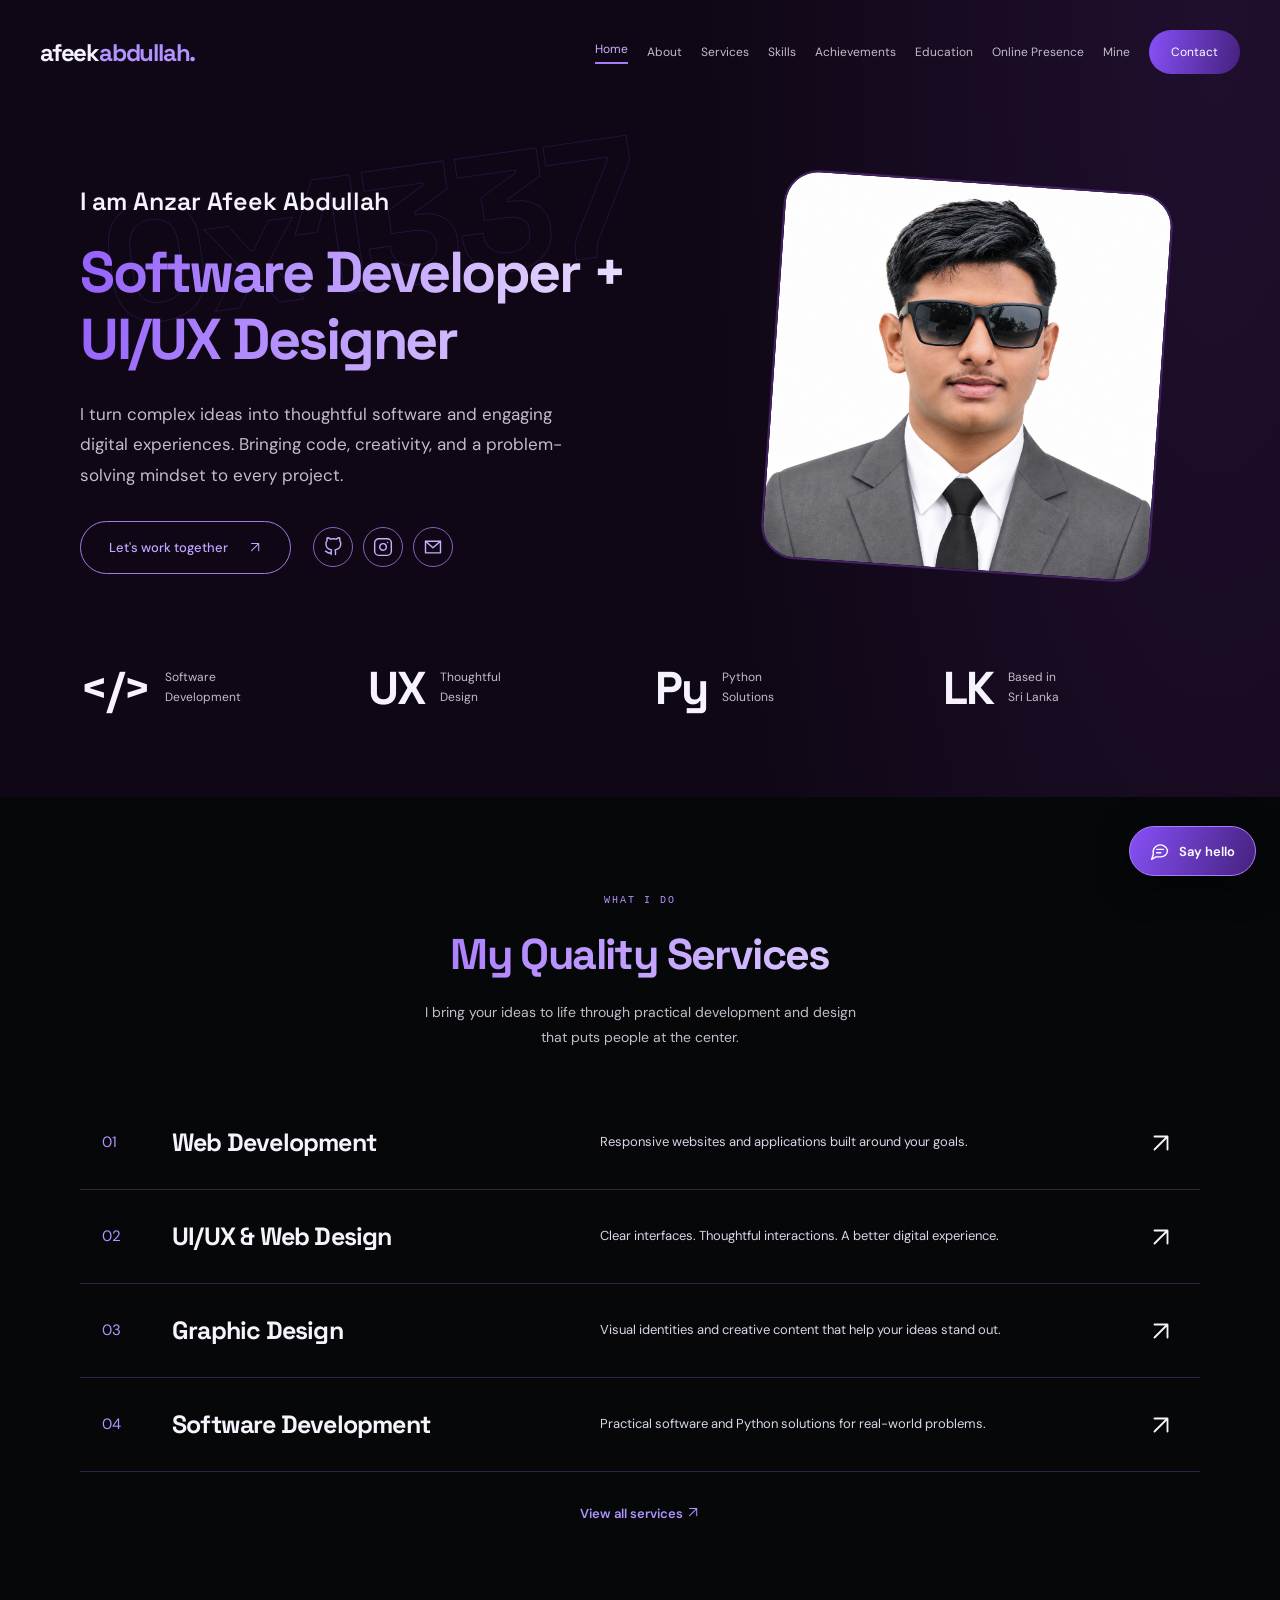
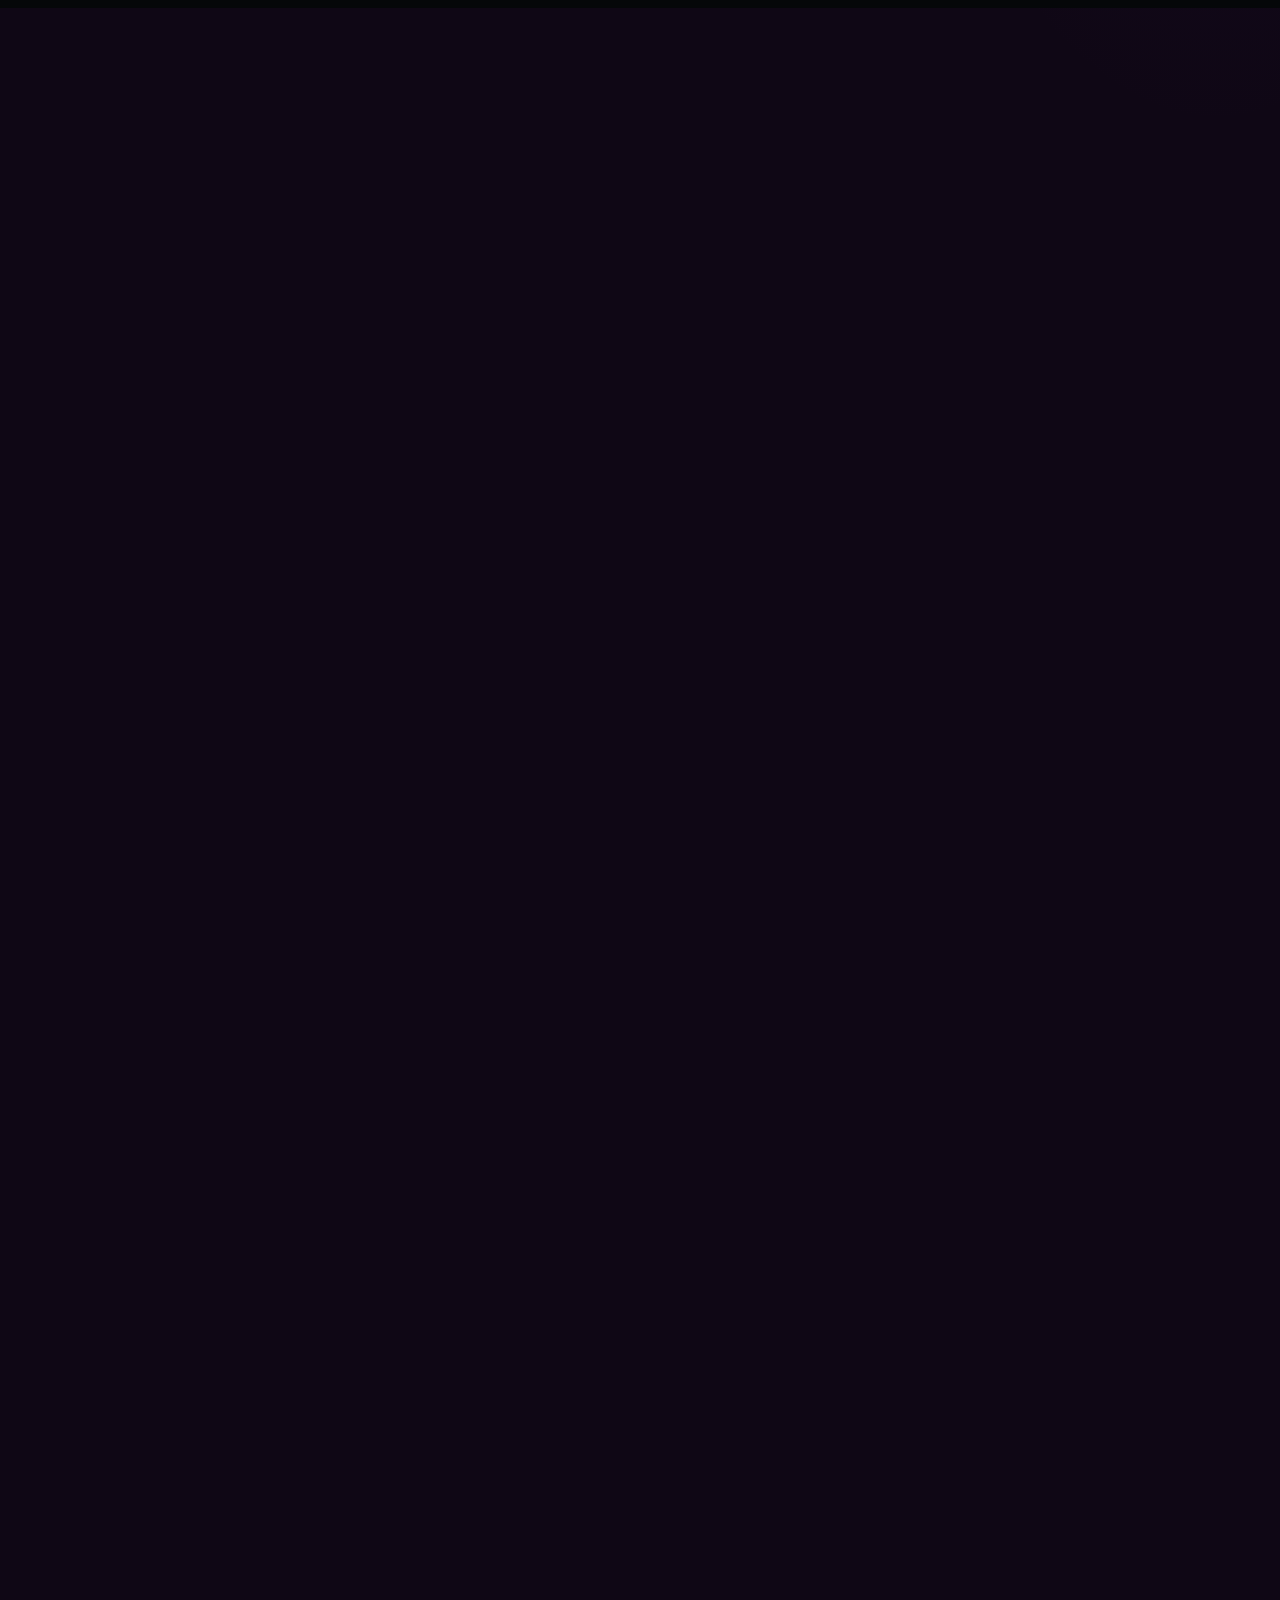
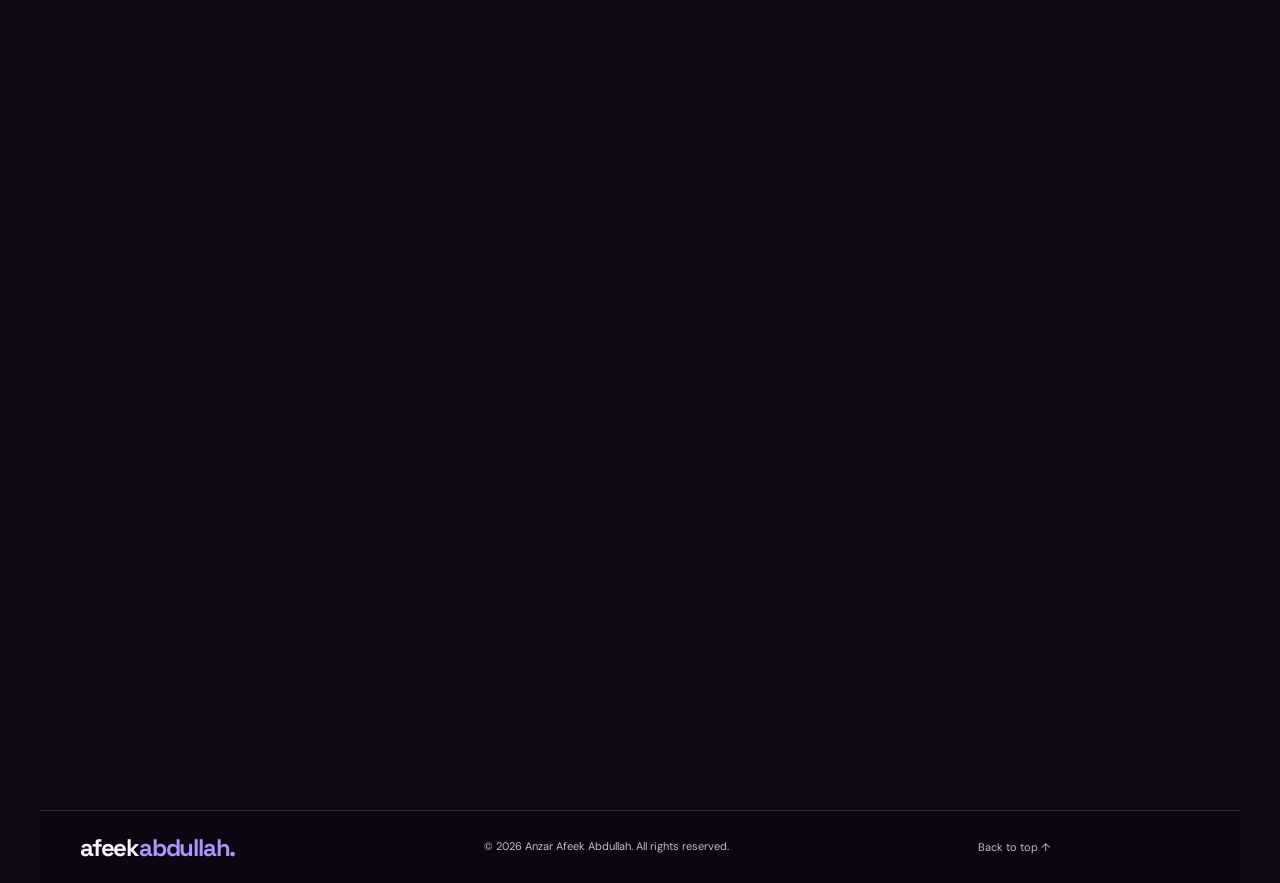
<file: index.html>
<!doctype html>
<html lang="en"><head><meta charset="UTF-8"><meta name="viewport" content="width=device-width,initial-scale=1">
<meta name="description" content="Designing thoughtful digital experiences."><title>Home — Anzar Afeek Abdullah</title><meta name="theme-color" content="#0f0715"><link rel="icon" type="image/png" href="profile.png.png"><link rel="stylesheet" href="style.css"></head>
<body id="top"><div class="site-loader" role="status" aria-label="Loading website"><span>Loading<span class="loading-dots">...</span></span></div><a class="skip-link" href="#main-content">Skip to content</a><header class="nav"><a class="logo" href="index.html">afeek<span>abdullah.</span></a><button class="menu-toggle" type="button" aria-expanded="false" aria-controls="main-nav">Menu <span aria-hidden="true">☰</span></button><nav id="main-nav" aria-label="Main navigation"><a href="index.html" aria-current="page">Home</a><a href="about.html">About</a><a href="services.html">Services</a><a href="skills.html">Skills</a><a href="achievements.html">Achievements</a><a href="education.html">Education</a><a href="projects.html">Online Presence</a><a href="mine.html">Mine</a><a href="contact.html" class="nav-contact">Contact</a></nav></header><main id="main-content"><section class="hero wrap" id="home"><span class="hero-watermark" aria-hidden="true">0x1337</span><div class="hero-copy"><p class="hero-greeting">I am Anzar Afeek Abdullah</p><h1>Software Developer +<br>UI/UX Designer</h1><p class="intro">I turn complex ideas into thoughtful software and engaging digital experiences. Bringing code, creativity, and a problem-solving mindset to every project.</p><div class="actions"><a class="button outline-button" href="contact.html">Let's work together <svg class="link-arrow" aria-hidden="true" viewBox="0 0 24 24" fill="none"><path d="M6 18 18 6M6 6h12v12" stroke="currentColor" stroke-width="1.7" stroke-linecap="round" stroke-linejoin="round"/></svg></a><div class="social-circles"><a href="https://github.com/afeekabdullah2010-web" aria-label="GitHub profile" target="_blank" rel="noopener noreferrer"><svg class="social-icon" aria-hidden="true" viewBox="0 0 24 24" fill="none" stroke="currentColor" stroke-width="1.7" stroke-linecap="round" stroke-linejoin="round"><path d="M9 19c-4 1-4-2-6-2m12 4v-3.4c0-1 .1-1.5-.5-2.1 3.3-.4 6.8-1.6 6.8-7.3A5.7 5.7 0 0 0 20 4.3 5.2 5.2 0 0 0 19.9 1S18.6.6 16 2.5a13.4 13.4 0 0 0-7 0C6.4.6 5.1 1 5.1 1A5.2 5.2 0 0 0 5 4.3a5.7 5.7 0 0 0-1.5 3.9c0 5.7 3.5 6.9 6.8 7.3-.5.5-.6 1.1-.5 2.1V21"/></svg></a><a href="https://www.instagram.com/cipherstrike_afeekabd/" aria-label="Instagram profile" target="_blank" rel="noopener noreferrer"><svg class="social-icon" aria-hidden="true" viewBox="0 0 24 24" fill="none" stroke="currentColor" stroke-width="1.7" stroke-linecap="round" stroke-linejoin="round"><path d="M7 2h10a5 5 0 0 1 5 5v10a5 5 0 0 1-5 5H7a5 5 0 0 1-5-5V7a5 5 0 0 1 5-5ZM16 11.4A4 4 0 1 1 12.6 8a4 4 0 0 1 3.4 3.4ZM17.5 6.5h.01"/></svg></a><a href="mailto:afeekabdullah2010@gmail.com" aria-label="Email Anzar"><svg class="social-icon" aria-hidden="true" viewBox="0 0 24 24" fill="none" stroke="currentColor" stroke-width="1.7" stroke-linecap="round" stroke-linejoin="round"><path d="M3 5h18v14H3ZM3 5l9 8 9-8"/></svg></a></div></div></div><div class="portrait-frame"><img class="hero-portrait" src="profile.png.png" alt="Anzar Afeek Abdullah" width="1254" height="1254" fetchpriority="high"></div></section><div class="wrap focus-strip"><div><strong>&lt;/&gt;</strong><span>Software<br>Development</span></div><div><strong>UX</strong><span>Thoughtful<br>Design</span></div><div><strong>Py</strong><span>Python<br>Solutions</span></div><div><strong>LK</strong><span>Based in<br>Sri Lanka</span></div></div><section class="home-services"><div class="wrap"><div class="center-heading"><p class="eyebrow">WHAT I DO</p><h2>My Quality Services</h2><p>I bring your ideas to life through practical development and design<br>that puts people at the center.</p></div><div class="service-list"><a class="service-row" href="services.html"><span class="service-num">01</span><h3>Web Development</h3><p>Responsive websites and applications built around your goals.</p><span class="row-arrow" aria-hidden="true"><svg class="link-arrow" aria-hidden="true" viewBox="0 0 24 24" fill="none"><path d="M6 18 18 6M6 6h12v12" stroke="currentColor" stroke-width="1.7" stroke-linecap="round" stroke-linejoin="round"/></svg></span></a><a class="service-row" href="services.html"><span class="service-num">02</span><h3>UI/UX & Web Design</h3><p>Clear interfaces. Thoughtful interactions. A better digital experience.</p><span class="row-arrow" aria-hidden="true"><svg class="link-arrow" aria-hidden="true" viewBox="0 0 24 24" fill="none"><path d="M6 18 18 6M6 6h12v12" stroke="currentColor" stroke-width="1.7" stroke-linecap="round" stroke-linejoin="round"/></svg></span></a><a class="service-row" href="services.html"><span class="service-num">03</span><h3>Graphic Design</h3><p>Visual identities and creative content that help your ideas stand out.</p><span class="row-arrow" aria-hidden="true"><svg class="link-arrow" aria-hidden="true" viewBox="0 0 24 24" fill="none"><path d="M6 18 18 6M6 6h12v12" stroke="currentColor" stroke-width="1.7" stroke-linecap="round" stroke-linejoin="round"/></svg></span></a><a class="service-row" href="services.html"><span class="service-num">04</span><h3>Software Development</h3><p>Practical software and Python solutions for real-world problems.</p><span class="row-arrow" aria-hidden="true"><svg class="link-arrow" aria-hidden="true" viewBox="0 0 24 24" fill="none"><path d="M6 18 18 6M6 6h12v12" stroke="currentColor" stroke-width="1.7" stroke-linecap="round" stroke-linejoin="round"/></svg></span></a></div><div class="section-link"><a class="text-link" href="services.html">View all services <svg class="link-arrow" aria-hidden="true" viewBox="0 0 24 24" fill="none"><path d="M6 18 18 6M6 6h12v12" stroke="currentColor" stroke-width="1.7" stroke-linecap="round" stroke-linejoin="round"/></svg></a></div></div></section><section class="wrap home-resume"><div><h2><span aria-hidden="true">✧</span> My Experience</h2><article class="timeline-item"><span class="timeline-date">2023–2024</span><h3>Front-End Developer · Orion International Campus</h3><p>Built engaging, responsive web interfaces with attention to usability, performance, and accessibility. Collaborated across design and development to support the campus’s digital presence.</p></article><article class="timeline-item"><span class="timeline-date">2023–2024</span><h3>Gold Medal · Orinsto Institute</h3><p>Recognized with a gold medal for best performance in web development and design, combining technical ability, creativity, and problem solving.</p></article><article class="timeline-item"><span class="timeline-date">2022–2023</span><h3>National Cadet Corps · 38th Battalion</h3><p>As CPL Afeek Abdullah Anzar, took part in the Headquarters Assessment Camp, demonstrating discipline, leadership, and dedication through drills, strategic exercises, and team activities.</p></article><a class="text-link" href="achievements.html">More about my journey <svg class="link-arrow" aria-hidden="true" viewBox="0 0 24 24" fill="none"><path d="M6 18 18 6M6 6h12v12" stroke="currentColor" stroke-width="1.7" stroke-linecap="round" stroke-linejoin="round"/></svg></a></div><div><h2><span aria-hidden="true">⌘</span> My Education</h2><article class="timeline-item"><span class="timeline-date">School</span><h3>Al-Ashraq M.M.V. National School</h3><p>Continuing my education while developing skills in design, software, and technology.</p></article><article class="timeline-item"><span class="timeline-date">2016–2020</span><h3>Ma’aariful Wahy · Institute of Dawa Islamiyaa</h3><p>Completed Books One through Four of the Ma’aariful Wahy series at the Institute of Dawa Islamiyaa, All Ceylon Jamiyyath Ulama.</p></article><article class="timeline-item"><span class="timeline-date">2016–2019</span><h3>Abacus Mental Arithmetic · College of Brain Gym International</h3><p>Completed three years of study at PLITS, Nintavur, under Mr. A.A. Dheen Mohamed, including the First Semester, Second Semester, and Third Book.</p></article><article class="timeline-item"><span class="timeline-date">2015–2019</span><h3>Grade 5 Scholarship · As-Safa Vidyalaya</h3><p>Achieved 140 marks in the Grade 5 Scholarship Examination, with guidance from Anees Sir.</p></article><a class="text-link" href="education.html">Explore my education <svg class="link-arrow" aria-hidden="true" viewBox="0 0 24 24" fill="none"><path d="M6 18 18 6M6 6h12v12" stroke="currentColor" stroke-width="1.7" stroke-linecap="round" stroke-linejoin="round"/></svg></a></div></section><section class="home-skills"><div class="wrap"><div class="center-heading"><p class="eyebrow">MY TOOLBOX</p><h2>My Skills</h2><p>Creative thinking meets technical know-how.<br>These are some of the tools and disciplines I work with.</p></div><div class="tech-grid"><div class="tech-tile"><span>Py</span><h3>Python</h3></div><div class="tech-tile"><span>&lt;/&gt;</span><h3>HTML & CSS</h3></div><div class="tech-tile"><span>JS</span><h3>JavaScript</h3></div><div class="tech-tile"><span>UX</span><h3>UI/UX Design</h3></div><div class="tech-tile"><span>SQL</span><h3>Databases</h3></div><div class="tech-tile"><span>TS</span><h3>TypeScript</h3></div></div><div class="section-link"><a class="text-link" href="skills.html">Explore all skills <svg class="link-arrow" aria-hidden="true" viewBox="0 0 24 24" fill="none"><path d="M6 18 18 6M6 6h12v12" stroke="currentColor" stroke-width="1.7" stroke-linecap="round" stroke-linejoin="round"/></svg></a></div></div></section><section class="wrap home-about"><img src="profile.png.png" alt="Portrait of Anzar Afeek Abdullah" width="1254" height="1254" loading="lazy"><div><p class="eyebrow">BEHIND THE CODE</p><h2>Curiosity drives<br>everything I build.</h2><p>I'm a student, developer, and designer from Nintavur, Sri Lanka. From responsive websites to databases and networking, I enjoy connecting ideas and finding better ways to make things work.</p><a class="text-link" href="about.html">Get to know me <svg class="link-arrow" aria-hidden="true" viewBox="0 0 24 24" fill="none"><path d="M6 18 18 6M6 6h12v12" stroke="currentColor" stroke-width="1.7" stroke-linecap="round" stroke-linejoin="round"/></svg></a></div></section><section class="wrap home-contact"><p class="eyebrow">HAVE A PROJECT IN MIND?</p><h2>Let's work <span>together.</span></h2><p>Tell me about your idea. Let's make something meaningful.</p><button class="button" type="button" data-open-chat>Say hello <svg class="social-icon" aria-hidden="true" viewBox="0 0 24 24" fill="none" stroke="currentColor" stroke-width="1.7" stroke-linecap="round" stroke-linejoin="round"><path d="M21 11a8 8 0 0 1-8 8H7l-5 3 2-6a8 8 0 1 1 17-5ZM8 10h8M8 14h5"/></svg></button><a class="text-link contact-call" href="contact.html">All contact details <svg class="link-arrow" aria-hidden="true" viewBox="0 0 24 24" fill="none"><path d="M6 18 18 6M6 6h12v12" stroke="currentColor" stroke-width="1.7" stroke-linecap="round" stroke-linejoin="round"/></svg></a></section></main><footer class="wrap"><a class="logo" href="index.html">afeek<span>abdullah.</span></a><p>© <span id="year">2026</span> Anzar Afeek Abdullah. All rights reserved.</p><a href="#top">Back to top ↑</a></footer><button class="chat-launcher" type="button" aria-haspopup="dialog" aria-controls="portfolio-chat" aria-expanded="false"><svg class="social-icon" aria-hidden="true" viewBox="0 0 24 24" fill="none" stroke="currentColor" stroke-width="1.7" stroke-linecap="round" stroke-linejoin="round"><path d="M21 11a8 8 0 0 1-8 8H7l-5 3 2-6a8 8 0 1 1 17-5ZM8 10h8M8 14h5"/></svg><span>Say hello</span></button><dialog id="portfolio-chat" class="chat-panel" aria-labelledby="chat-title"><header class="chat-header"><div><h2 id="chat-title">Afeek's portfolio assistant</h2><p>Quick answers about my work</p></div><button type="button" class="chat-close" aria-label="Close chat">×</button></header><p class="chat-disclosure">Automated portfolio guide — not live AI or a conversation with Afeek. Messages stay in this page.</p><div class="chat-messages" role="log" aria-live="polite" aria-relevant="additions"><p class="chat-bubble assistant">Hi! Ask about my services, skills, or how to hire me.</p></div><div class="chat-suggestions"><button type="button">Services</button><button type="button">Skills</button><button type="button">Hire me</button><button type="button">Contact</button></div><form class="chat-form"><label class="visually-hidden" for="chat-input">Your message</label><input id="chat-input" name="message" placeholder="Ask about my work…" maxlength="500" autocomplete="off" required><button type="submit" aria-label="Send message">Send</button></form><a class="chat-human" href="mailto:afeekabdullah2010@gmail.com">Email Afeek directly →</a></dialog><script src="script.js"></script></body></html>
</file>
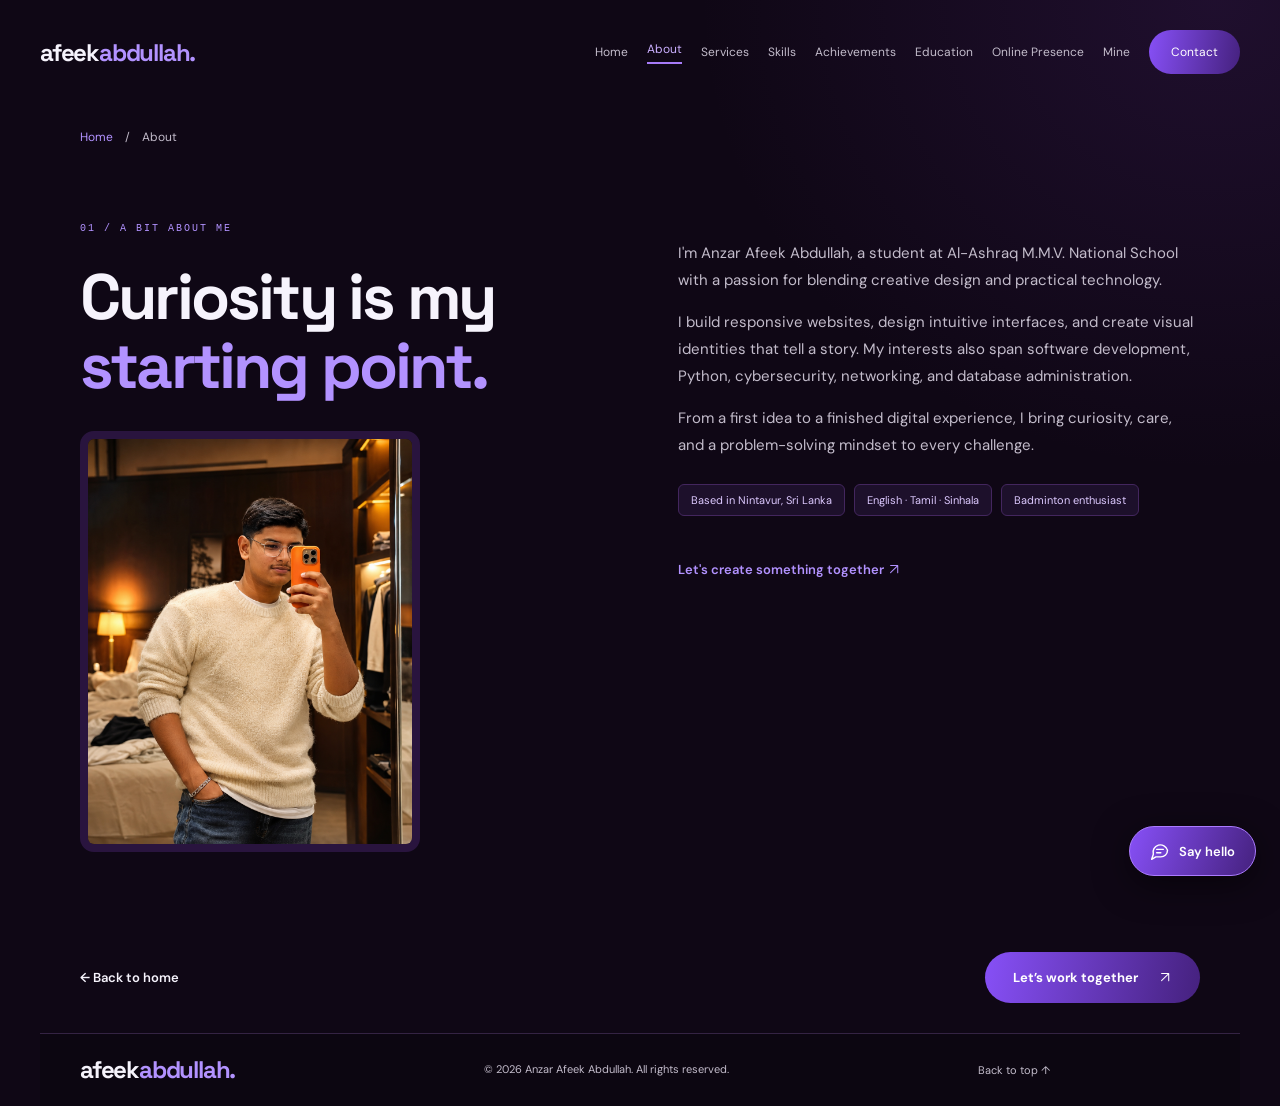
<file: about.html>
<!doctype html>
<html lang="en"><head><meta charset="UTF-8"><meta name="viewport" content="width=device-width,initial-scale=1">
<meta name="description" content="Get to know Anzar Afeek Abdullah."><title>About — Anzar Afeek Abdullah</title><meta name="theme-color" content="#0f0715"><link rel="icon" type="image/png" href="profile.png.png"><link rel="stylesheet" href="style.css"></head>
<body id="top"><div class="site-loader" role="status" aria-label="Loading website"><span>Loading<span class="loading-dots">...</span></span></div><a class="skip-link" href="#main-content">Skip to content</a><header class="nav"><a class="logo" href="index.html">afeek<span>abdullah.</span></a><button class="menu-toggle" type="button" aria-expanded="false" aria-controls="main-nav">Menu <span aria-hidden="true">☰</span></button><nav id="main-nav" aria-label="Main navigation"><a href="index.html">Home</a><a href="about.html" aria-current="page">About</a><a href="services.html">Services</a><a href="skills.html">Skills</a><a href="achievements.html">Achievements</a><a href="education.html">Education</a><a href="projects.html">Online Presence</a><a href="mine.html">Mine</a><a href="contact.html" class="nav-contact">Contact</a></nav></header><main id="main-content"><div class="wrap breadcrumb"><a href="index.html">Home</a><span aria-hidden="true">/</span><span>About</span></div><section class="wrap about" id="about"><div><p class="eyebrow">01 / A BIT ABOUT ME</p><h1>Curiosity is my<br><span>starting point.</span></h1><img class="about-portrait" src="personal-photo%20(2).png" alt="Anzar Afeek Abdullah taking a mirror selfie in a cream sweater" width="1122" height="1402" loading="lazy"></div><div class="about-copy"><p>I'm Anzar Afeek Abdullah, a student at Al-Ashraq M.M.V. National School with a passion for blending creative design and practical technology.</p><p>I build responsive websites, design intuitive interfaces, and create visual identities that tell a story. My interests also span software development, Python, cybersecurity, networking, and database administration.</p><p>From a first idea to a finished digital experience, I bring curiosity, care, and a problem-solving mindset to every challenge.</p><div class="info-chips"><span>Based in Nintavur, Sri Lanka</span><span>English · Tamil · Sinhala</span><span>Badminton enthusiast</span></div><a class="text-link" href="contact.html">Let's create something together <svg class="link-arrow" aria-hidden="true" viewBox="0 0 24 24" fill="none"><path d="M6 18 18 6M6 6h12v12" stroke="currentColor" stroke-width="1.7" stroke-linecap="round" stroke-linejoin="round"/></svg></a></div></section><div class="wrap page-bottom"><a class="text-link" href="index.html">← Back to home</a><a class="button" href="contact.html">Let’s work together <svg class="link-arrow" aria-hidden="true" viewBox="0 0 24 24" fill="none"><path d="M6 18 18 6M6 6h12v12" stroke="currentColor" stroke-width="1.7" stroke-linecap="round" stroke-linejoin="round"/></svg></a></div></main><footer class="wrap"><a class="logo" href="index.html">afeek<span>abdullah.</span></a><p>© <span id="year">2026</span> Anzar Afeek Abdullah. All rights reserved.</p><a href="#top">Back to top ↑</a></footer><button class="chat-launcher" type="button" aria-haspopup="dialog" aria-controls="portfolio-chat" aria-expanded="false"><svg class="social-icon" aria-hidden="true" viewBox="0 0 24 24" fill="none" stroke="currentColor" stroke-width="1.7" stroke-linecap="round" stroke-linejoin="round"><path d="M21 11a8 8 0 0 1-8 8H7l-5 3 2-6a8 8 0 1 1 17-5ZM8 10h8M8 14h5"/></svg><span>Say hello</span></button><dialog id="portfolio-chat" class="chat-panel" aria-labelledby="chat-title"><header class="chat-header"><div><h2 id="chat-title">Afeek's portfolio assistant</h2><p>Quick answers about my work</p></div><button type="button" class="chat-close" aria-label="Close chat">×</button></header><p class="chat-disclosure">Automated portfolio guide — not live AI or a conversation with Afeek. Messages stay in this page.</p><div class="chat-messages" role="log" aria-live="polite" aria-relevant="additions"><p class="chat-bubble assistant">Hi! Ask about my services, skills, or how to hire me.</p></div><div class="chat-suggestions"><button type="button">Services</button><button type="button">Skills</button><button type="button">Hire me</button><button type="button">Contact</button></div><form class="chat-form"><label class="visually-hidden" for="chat-input">Your message</label><input id="chat-input" name="message" placeholder="Ask about my work…" maxlength="500" autocomplete="off" required><button type="submit" aria-label="Send message">Send</button></form><a class="chat-human" href="mailto:afeekabdullah2010@gmail.com">Email Afeek directly →</a></dialog><script src="script.js"></script></body></html>
</file>
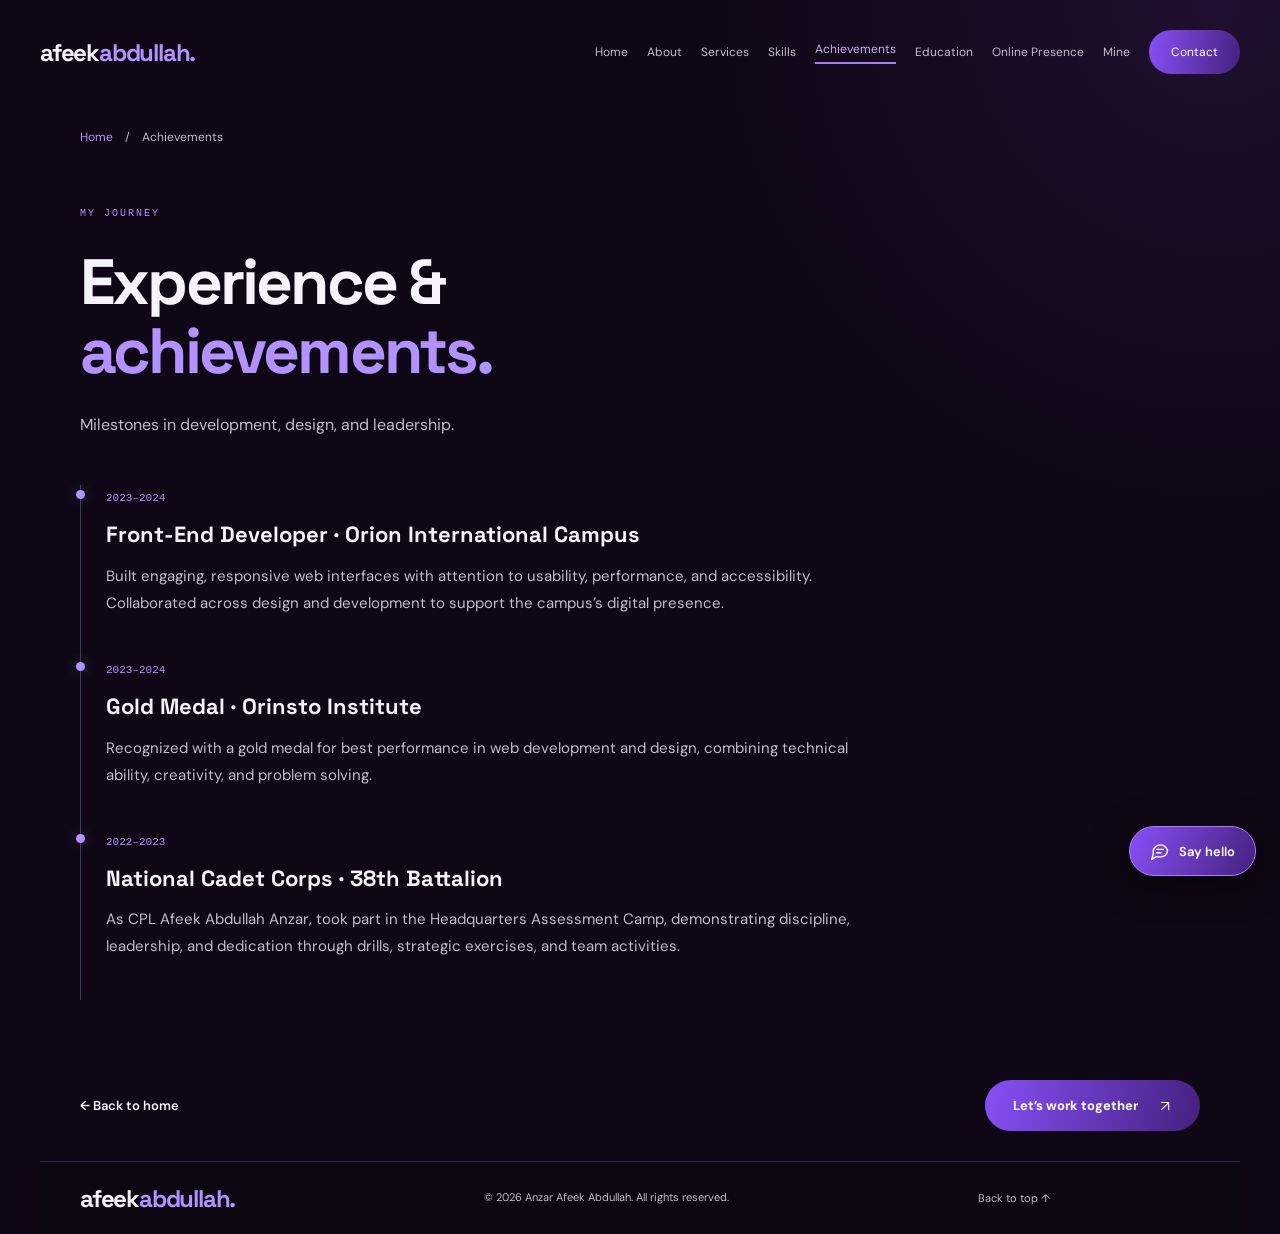
<file: achievements.html>
<!doctype html>
<html lang="en"><head><meta charset="UTF-8"><meta name="viewport" content="width=device-width,initial-scale=1">
<meta name="description" content="Experience and achievements in development, design, and the National Cadet Corps."><title>Achievements — Anzar Afeek Abdullah</title><meta name="theme-color" content="#0f0715"><link rel="icon" type="image/png" href="profile.png.png"><link rel="stylesheet" href="style.css"></head>
<body id="top"><div class="site-loader" role="status" aria-label="Loading website"><span>Loading<span class="loading-dots">...</span></span></div><a class="skip-link" href="#main-content">Skip to content</a><header class="nav"><a class="logo" href="index.html">afeek<span>abdullah.</span></a><button class="menu-toggle" type="button" aria-expanded="false" aria-controls="main-nav">Menu <span aria-hidden="true">☰</span></button><nav id="main-nav" aria-label="Main navigation"><a href="index.html">Home</a><a href="about.html">About</a><a href="services.html">Services</a><a href="skills.html">Skills</a><a href="achievements.html" aria-current="page">Achievements</a><a href="education.html">Education</a><a href="projects.html">Online Presence</a><a href="mine.html">Mine</a><a href="contact.html" class="nav-contact">Contact</a></nav></header><main id="main-content"><div class="wrap breadcrumb"><a href="index.html">Home</a><span aria-hidden="true">/</span><span>Achievements</span></div><section class="wrap standalone-timeline" id="achievements"><p class="eyebrow">MY JOURNEY</p><h1>Experience &amp;<br><span>achievements.</span></h1><p class="page-intro">Milestones in development, design, and leadership.</p><div class="timeline-list"><article class="timeline-item"><span class="timeline-date">2023–2024</span><h3>Front-End Developer · Orion International Campus</h3><p>Built engaging, responsive web interfaces with attention to usability, performance, and accessibility. Collaborated across design and development to support the campus’s digital presence.</p></article><article class="timeline-item"><span class="timeline-date">2023–2024</span><h3>Gold Medal · Orinsto Institute</h3><p>Recognized with a gold medal for best performance in web development and design, combining technical ability, creativity, and problem solving.</p></article><article class="timeline-item"><span class="timeline-date">2022–2023</span><h3>National Cadet Corps · 38th Battalion</h3><p>As CPL Afeek Abdullah Anzar, took part in the Headquarters Assessment Camp, demonstrating discipline, leadership, and dedication through drills, strategic exercises, and team activities.</p></article></div></section><div class="wrap page-bottom"><a class="text-link" href="index.html">← Back to home</a><a class="button" href="contact.html">Let’s work together <svg class="link-arrow" aria-hidden="true" viewBox="0 0 24 24" fill="none"><path d="M6 18 18 6M6 6h12v12" stroke="currentColor" stroke-width="1.7" stroke-linecap="round" stroke-linejoin="round"/></svg></a></div></main><footer class="wrap"><a class="logo" href="index.html">afeek<span>abdullah.</span></a><p>© <span id="year">2026</span> Anzar Afeek Abdullah. All rights reserved.</p><a href="#top">Back to top ↑</a></footer><button class="chat-launcher" type="button" aria-haspopup="dialog" aria-controls="portfolio-chat" aria-expanded="false"><svg class="social-icon" aria-hidden="true" viewBox="0 0 24 24" fill="none" stroke="currentColor" stroke-width="1.7" stroke-linecap="round" stroke-linejoin="round"><path d="M21 11a8 8 0 0 1-8 8H7l-5 3 2-6a8 8 0 1 1 17-5ZM8 10h8M8 14h5"/></svg><span>Say hello</span></button><dialog id="portfolio-chat" class="chat-panel" aria-labelledby="chat-title"><header class="chat-header"><div><h2 id="chat-title">Afeek's portfolio assistant</h2><p>Quick answers about my work</p></div><button type="button" class="chat-close" aria-label="Close chat">×</button></header><p class="chat-disclosure">Automated portfolio guide — not live AI or a conversation with Afeek. Messages stay in this page.</p><div class="chat-messages" role="log" aria-live="polite" aria-relevant="additions"><p class="chat-bubble assistant">Hi! Ask about my services, skills, or how to hire me.</p></div><div class="chat-suggestions"><button type="button">Services</button><button type="button">Skills</button><button type="button">Hire me</button><button type="button">Contact</button></div><form class="chat-form"><label class="visually-hidden" for="chat-input">Your message</label><input id="chat-input" name="message" placeholder="Ask about my work…" maxlength="500" autocomplete="off" required><button type="submit" aria-label="Send message">Send</button></form><a class="chat-human" href="mailto:afeekabdullah2010@gmail.com">Email Afeek directly →</a></dialog><script src="script.js"></script></body></html>
</file>
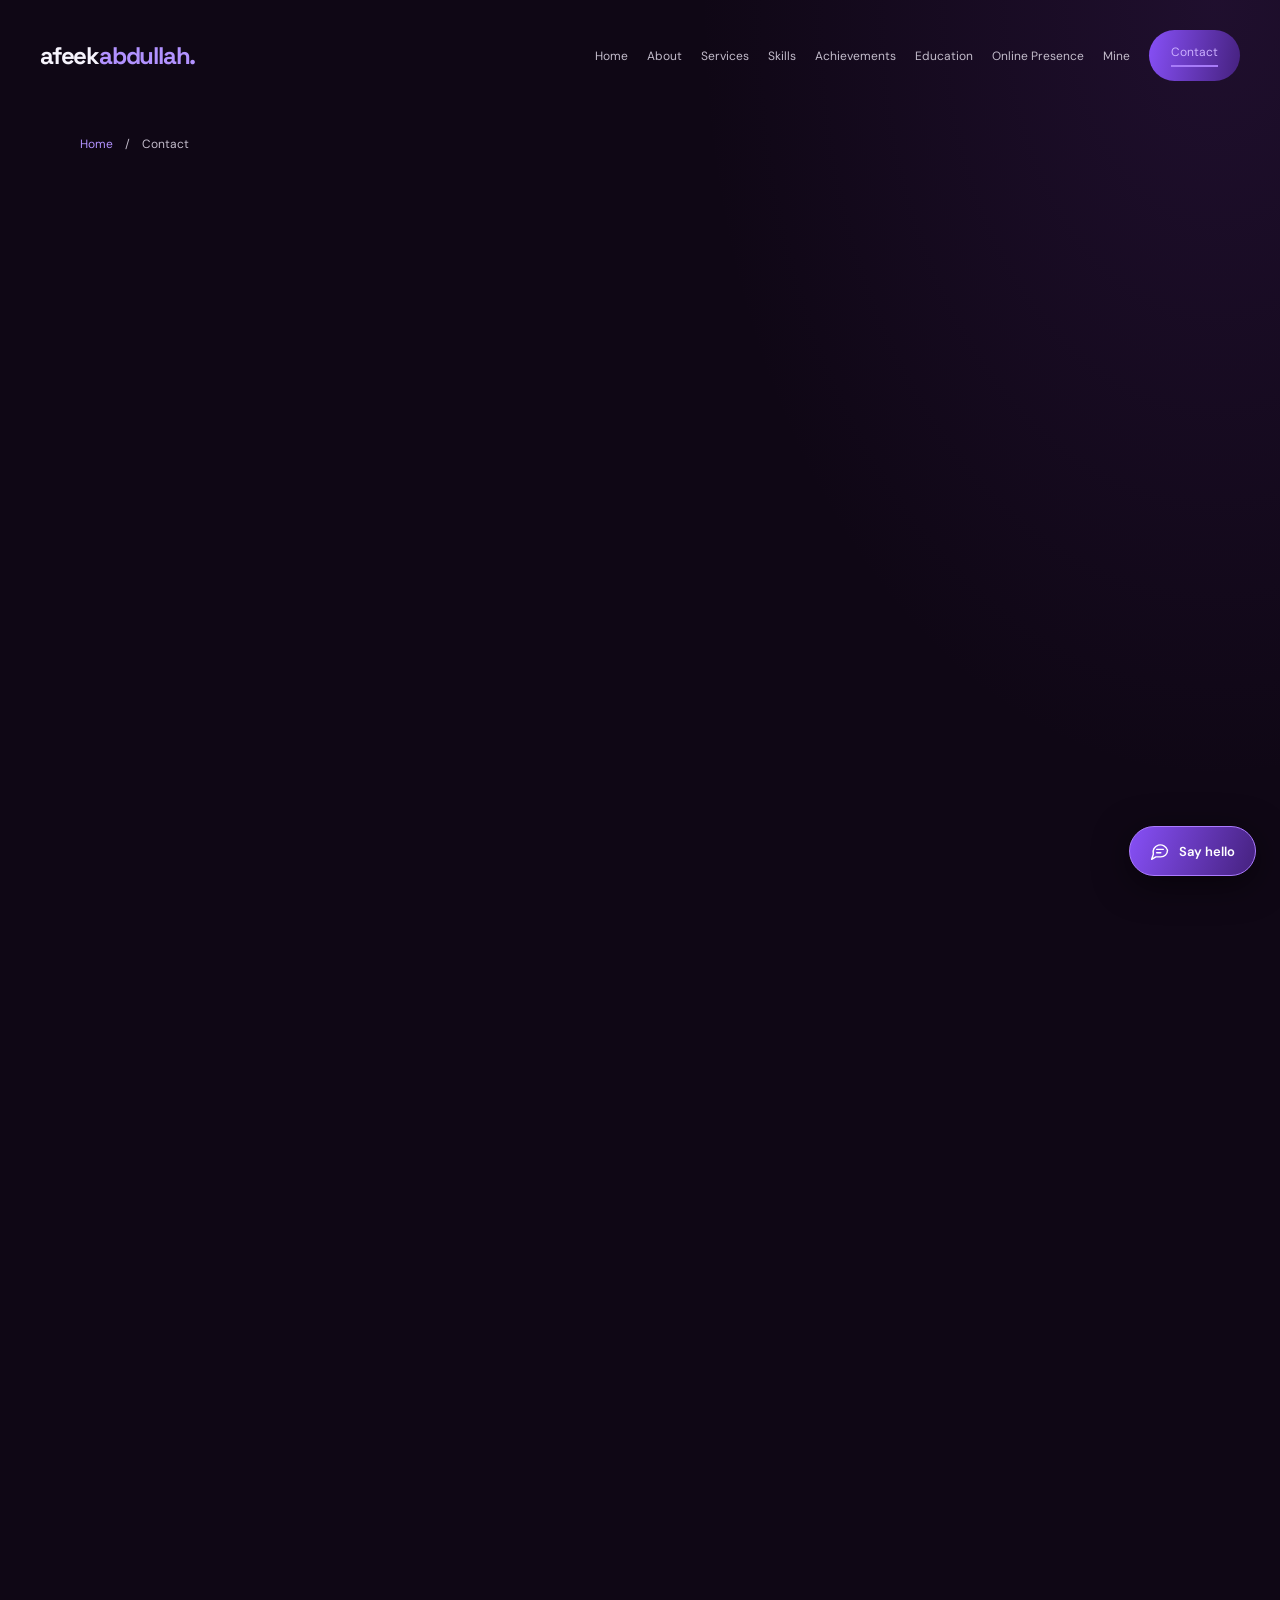
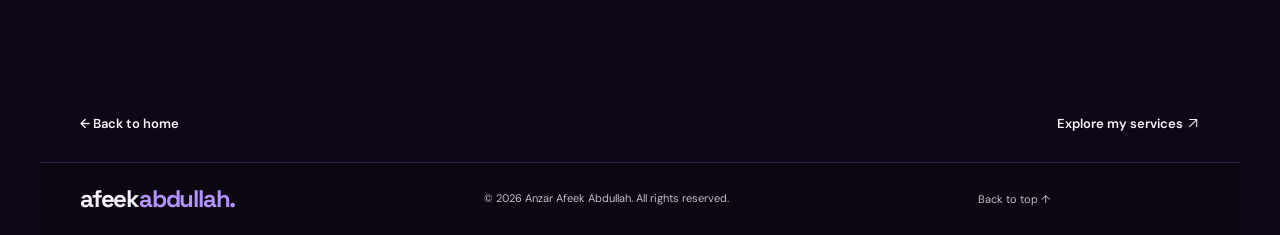
<file: contact.html>
<!doctype html>
<html lang="en"><head><meta charset="UTF-8"><meta name="viewport" content="width=device-width,initial-scale=1">
<meta name="description" content="Contact Anzar Afeek Abdullah in Nintavur, Sri Lanka."><title>Contact — Anzar Afeek Abdullah</title><meta name="theme-color" content="#0f0715"><link rel="icon" type="image/png" href="profile.png.png"><link rel="stylesheet" href="style.css"></head>
<body id="top"><div class="site-loader" role="status" aria-label="Loading website"><span>Loading<span class="loading-dots">...</span></span></div><a class="skip-link" href="#main-content">Skip to content</a><header class="nav"><a class="logo" href="index.html">afeek<span>abdullah.</span></a><button class="menu-toggle" type="button" aria-expanded="false" aria-controls="main-nav">Menu <span aria-hidden="true">☰</span></button><nav id="main-nav" aria-label="Main navigation"><a href="index.html">Home</a><a href="about.html">About</a><a href="services.html">Services</a><a href="skills.html">Skills</a><a href="achievements.html">Achievements</a><a href="education.html">Education</a><a href="projects.html">Online Presence</a><a href="mine.html">Mine</a><a href="contact.html" aria-current="page" class="nav-contact">Contact</a></nav></header><main id="main-content"><div class="wrap breadcrumb"><a href="index.html">Home</a><span aria-hidden="true">/</span><span>Contact</span></div><section class="contact wrap" id="contact"><div class="contact-box"><p class="eyebrow">06 / LET'S CONNECT</p><h1>Have an idea?<br>Let's make it <em>happen.</em></h1><p>For a website, a design project, or a technology conversation — get in touch.</p><a class="button" href="mailto:afeekabdullah2010@gmail.com">Email me <svg class="link-arrow" aria-hidden="true" viewBox="0 0 24 24" fill="none"><path d="M6 18 18 6M6 6h12v12" stroke="currentColor" stroke-width="1.7" stroke-linecap="round" stroke-linejoin="round"/></svg></a><a class="contact-call" href="tel:+94753787109">Call me <svg class="link-arrow" aria-hidden="true" viewBox="0 0 24 24" fill="none"><path d="M6 18 18 6M6 6h12v12" stroke="currentColor" stroke-width="1.7" stroke-linecap="round" stroke-linejoin="round"/></svg></a><span class="contact-star" aria-hidden="true">✷</span></div><section class="enquiry-section" id="enquiry"><p class="eyebrow">PROJECT ENQUIRY</p><h2>Tell me about <span>your project.</span></h2><p>Share a few details and I will get back to you using the contact information you provide.</p><form name="project-enquiry" method="POST" action="/thank-you.html" data-netlify="true" netlify-honeypot="bot-field" class="enquiry-form"><input type="hidden" name="form-name" value="project-enquiry"><p hidden><label>Leave this empty <input name="bot-field" tabindex="-1" autocomplete="off"></label></p><div class="form-grid"><label>Your name <span>*</span><input name="name" autocomplete="name" maxlength="120" required></label><label>Email address <span>*</span><input type="email" name="email" autocomplete="email" maxlength="254" required></label><label>Phone number <input type="tel" name="phone" autocomplete="tel" maxlength="40"></label><label>Service <select name="service" required><option value="">Choose a service</option><option>Web Development</option><option>Software Development</option><option>UI/UX & Web Design</option><option>Graphic Design</option><option>Network Administration</option><option>Mobile Repair</option><option>Construction</option><option>Other</option></select></label></div><label>Project details <span>*</span><textarea name="message" rows="6" minlength="10" maxlength="5000" placeholder="What would you like to build? Include your timeline and budget if known." required></textarea></label><p class="form-note">Your details will be used to reply to your enquiry. Please do not include passwords or other sensitive information.</p><button class="button" type="submit">Send enquiry →</button><p class="form-note">Prefer email? <a href="mailto:afeekabdullah2010@gmail.com">afeekabdullah2010@gmail.com</a></p></form></section><div class="contact-details"><div><h3>Contact</h3><a href="mailto:afeekabdullah2010@gmail.com">afeekabdullah2010@gmail.com</a><a href="tel:+94722101064">+94 72 210 1064</a><a href="tel:+94753787109">+94 75 378 7109</a></div><div><h3>Based in</h3><p>2/3, Sinna Aalim Road<br>Nintavur-15, Sri Lanka<br>Postal code: 32340</p><p>Born: 13 January 2010</p></div><div><h3>Social profiles</h3><p><svg class="social-icon" aria-hidden="true" viewBox="0 0 24 24" fill="none" stroke="currentColor" stroke-width="1.7" stroke-linecap="round" stroke-linejoin="round"><path d="M14 22V12h3l1-4h-4V6c0-1 .4-2 2-2h2V1h-3c-3 0-5 2-5 5v2H7v4h3v10"/></svg> Facebook · Afeek Abdullah</p><a href="https://www.instagram.com/cipherstrike_afeekabd/" target="_blank" rel="noopener noreferrer"><svg class="social-icon" aria-hidden="true" viewBox="0 0 24 24" fill="none" stroke="currentColor" stroke-width="1.7" stroke-linecap="round" stroke-linejoin="round"><path d="M7 2h10a5 5 0 0 1 5 5v10a5 5 0 0 1-5 5H7a5 5 0 0 1-5-5V7a5 5 0 0 1 5-5ZM16 11.4A4 4 0 1 1 12.6 8a4 4 0 0 1 3.4 3.4ZM17.5 6.5h.01"/></svg> Instagram · @cipherstrike_afeekabd <svg class="link-arrow" aria-hidden="true" viewBox="0 0 24 24" fill="none"><path d="M6 18 18 6M6 6h12v12" stroke="currentColor" stroke-width="1.7" stroke-linecap="round" stroke-linejoin="round"/></svg></a><a href="https://www.tiktok.com/@cipherstrike_afeek.abd" target="_blank" rel="noopener noreferrer"><svg class="social-icon" aria-hidden="true" viewBox="0 0 24 24" fill="none" stroke="currentColor" stroke-width="1.7" stroke-linecap="round" stroke-linejoin="round"><path d="M14 3v12a4 4 0 1 1-4-4M14 3c1 4 3 5 7 5"/></svg> TikTok · @cipherstrike_afeek.abd <svg class="link-arrow" aria-hidden="true" viewBox="0 0 24 24" fill="none"><path d="M6 18 18 6M6 6h12v12" stroke="currentColor" stroke-width="1.7" stroke-linecap="round" stroke-linejoin="round"/></svg></a><p><svg class="social-icon" aria-hidden="true" viewBox="0 0 24 24" fill="none" stroke="currentColor" stroke-width="1.7" stroke-linecap="round" stroke-linejoin="round"><path d="M4 9v12M4 4v.1M10 21V9h4v2c1-3 7-3 7 3v7M14 21v-7"/></svg> LinkedIn · Cipherstrike Afeek Abdullah</p></div></div></section><div class="wrap page-bottom"><a class="text-link" href="index.html">← Back to home</a><a class="text-link" href="services.html">Explore my services <svg class="link-arrow" aria-hidden="true" viewBox="0 0 24 24" fill="none"><path d="M6 18 18 6M6 6h12v12" stroke="currentColor" stroke-width="1.7" stroke-linecap="round" stroke-linejoin="round"/></svg></a></div></main><footer class="wrap"><a class="logo" href="index.html">afeek<span>abdullah.</span></a><p>© <span id="year">2026</span> Anzar Afeek Abdullah. All rights reserved.</p><a href="#top">Back to top ↑</a></footer><button class="chat-launcher" type="button" aria-haspopup="dialog" aria-controls="portfolio-chat" aria-expanded="false"><svg class="social-icon" aria-hidden="true" viewBox="0 0 24 24" fill="none" stroke="currentColor" stroke-width="1.7" stroke-linecap="round" stroke-linejoin="round"><path d="M21 11a8 8 0 0 1-8 8H7l-5 3 2-6a8 8 0 1 1 17-5ZM8 10h8M8 14h5"/></svg><span>Say hello</span></button><dialog id="portfolio-chat" class="chat-panel" aria-labelledby="chat-title"><header class="chat-header"><div><h2 id="chat-title">Afeek's portfolio assistant</h2><p>Quick answers about my work</p></div><button type="button" class="chat-close" aria-label="Close chat">×</button></header><p class="chat-disclosure">Automated portfolio guide — not live AI or a conversation with Afeek. Messages stay in this page.</p><div class="chat-messages" role="log" aria-live="polite" aria-relevant="additions"><p class="chat-bubble assistant">Hi! Ask about my services, skills, or how to hire me.</p></div><div class="chat-suggestions"><button type="button">Services</button><button type="button">Skills</button><button type="button">Hire me</button><button type="button">Contact</button></div><form class="chat-form"><label class="visually-hidden" for="chat-input">Your message</label><input id="chat-input" name="message" placeholder="Ask about my work…" maxlength="500" autocomplete="off" required><button type="submit" aria-label="Send message">Send</button></form><a class="chat-human" href="mailto:afeekabdullah2010@gmail.com">Email Afeek directly →</a></dialog><script src="script.js"></script></body></html>
</file>
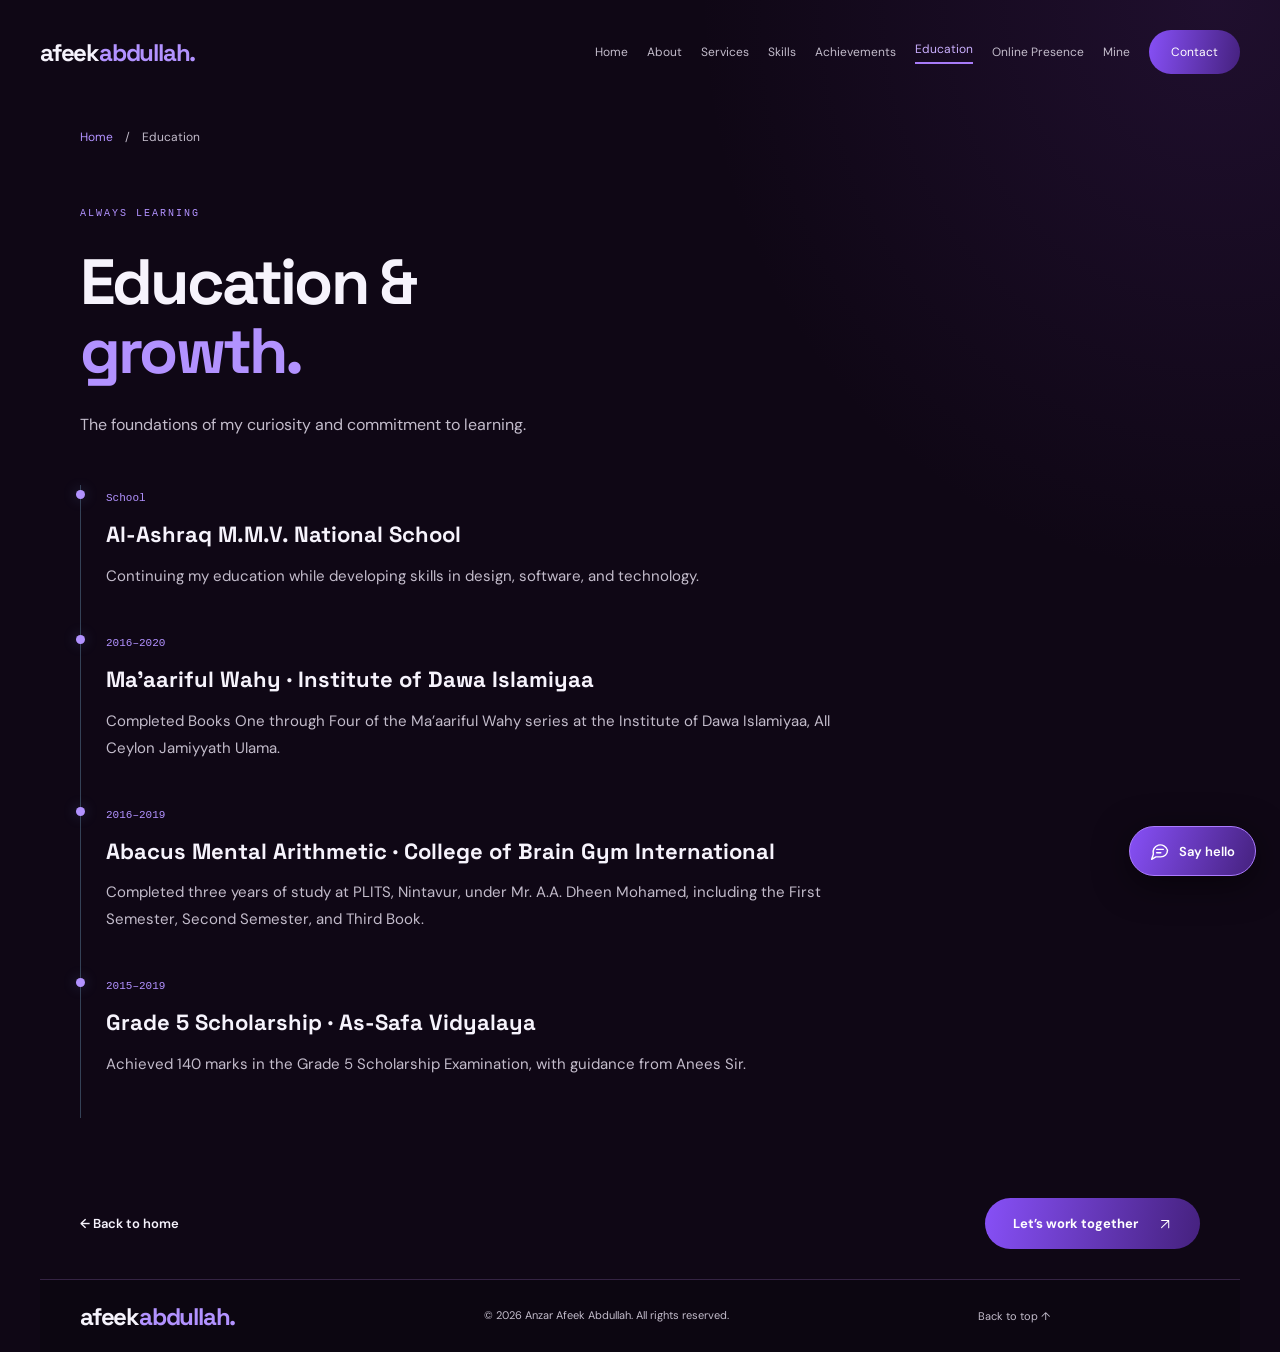
<file: education.html>
<!doctype html>
<html lang="en"><head><meta charset="UTF-8"><meta name="viewport" content="width=device-width,initial-scale=1">
<meta name="description" content="Education and learning milestones."><title>Education — Anzar Afeek Abdullah</title><meta name="theme-color" content="#0f0715"><link rel="icon" type="image/png" href="profile.png.png"><link rel="stylesheet" href="style.css"></head>
<body id="top"><div class="site-loader" role="status" aria-label="Loading website"><span>Loading<span class="loading-dots">...</span></span></div><a class="skip-link" href="#main-content">Skip to content</a><header class="nav"><a class="logo" href="index.html">afeek<span>abdullah.</span></a><button class="menu-toggle" type="button" aria-expanded="false" aria-controls="main-nav">Menu <span aria-hidden="true">☰</span></button><nav id="main-nav" aria-label="Main navigation"><a href="index.html">Home</a><a href="about.html">About</a><a href="services.html">Services</a><a href="skills.html">Skills</a><a href="achievements.html">Achievements</a><a href="education.html" aria-current="page">Education</a><a href="projects.html">Online Presence</a><a href="mine.html">Mine</a><a href="contact.html" class="nav-contact">Contact</a></nav></header><main id="main-content"><div class="wrap breadcrumb"><a href="index.html">Home</a><span aria-hidden="true">/</span><span>Education</span></div><section class="wrap standalone-timeline" id="education"><p class="eyebrow">ALWAYS LEARNING</p><h1>Education &amp;<br><span>growth.</span></h1><p class="page-intro">The foundations of my curiosity and commitment to learning.</p><div class="timeline-list"><article class="timeline-item"><span class="timeline-date">School</span><h3>Al-Ashraq M.M.V. National School</h3><p>Continuing my education while developing skills in design, software, and technology.</p></article><article class="timeline-item"><span class="timeline-date">2016–2020</span><h3>Ma’aariful Wahy · Institute of Dawa Islamiyaa</h3><p>Completed Books One through Four of the Ma’aariful Wahy series at the Institute of Dawa Islamiyaa, All Ceylon Jamiyyath Ulama.</p></article><article class="timeline-item"><span class="timeline-date">2016–2019</span><h3>Abacus Mental Arithmetic · College of Brain Gym International</h3><p>Completed three years of study at PLITS, Nintavur, under Mr. A.A. Dheen Mohamed, including the First Semester, Second Semester, and Third Book.</p></article><article class="timeline-item"><span class="timeline-date">2015–2019</span><h3>Grade 5 Scholarship · As-Safa Vidyalaya</h3><p>Achieved 140 marks in the Grade 5 Scholarship Examination, with guidance from Anees Sir.</p></article></div></section><div class="wrap page-bottom"><a class="text-link" href="index.html">← Back to home</a><a class="button" href="contact.html">Let’s work together <svg class="link-arrow" aria-hidden="true" viewBox="0 0 24 24" fill="none"><path d="M6 18 18 6M6 6h12v12" stroke="currentColor" stroke-width="1.7" stroke-linecap="round" stroke-linejoin="round"/></svg></a></div></main><footer class="wrap"><a class="logo" href="index.html">afeek<span>abdullah.</span></a><p>© <span id="year">2026</span> Anzar Afeek Abdullah. All rights reserved.</p><a href="#top">Back to top ↑</a></footer><button class="chat-launcher" type="button" aria-haspopup="dialog" aria-controls="portfolio-chat" aria-expanded="false"><svg class="social-icon" aria-hidden="true" viewBox="0 0 24 24" fill="none" stroke="currentColor" stroke-width="1.7" stroke-linecap="round" stroke-linejoin="round"><path d="M21 11a8 8 0 0 1-8 8H7l-5 3 2-6a8 8 0 1 1 17-5ZM8 10h8M8 14h5"/></svg><span>Say hello</span></button><dialog id="portfolio-chat" class="chat-panel" aria-labelledby="chat-title"><header class="chat-header"><div><h2 id="chat-title">Afeek's portfolio assistant</h2><p>Quick answers about my work</p></div><button type="button" class="chat-close" aria-label="Close chat">×</button></header><p class="chat-disclosure">Automated portfolio guide — not live AI or a conversation with Afeek. Messages stay in this page.</p><div class="chat-messages" role="log" aria-live="polite" aria-relevant="additions"><p class="chat-bubble assistant">Hi! Ask about my services, skills, or how to hire me.</p></div><div class="chat-suggestions"><button type="button">Services</button><button type="button">Skills</button><button type="button">Hire me</button><button type="button">Contact</button></div><form class="chat-form"><label class="visually-hidden" for="chat-input">Your message</label><input id="chat-input" name="message" placeholder="Ask about my work…" maxlength="500" autocomplete="off" required><button type="submit" aria-label="Send message">Send</button></form><a class="chat-human" href="mailto:afeekabdullah2010@gmail.com">Email Afeek directly →</a></dialog><script src="script.js"></script></body></html>
</file>
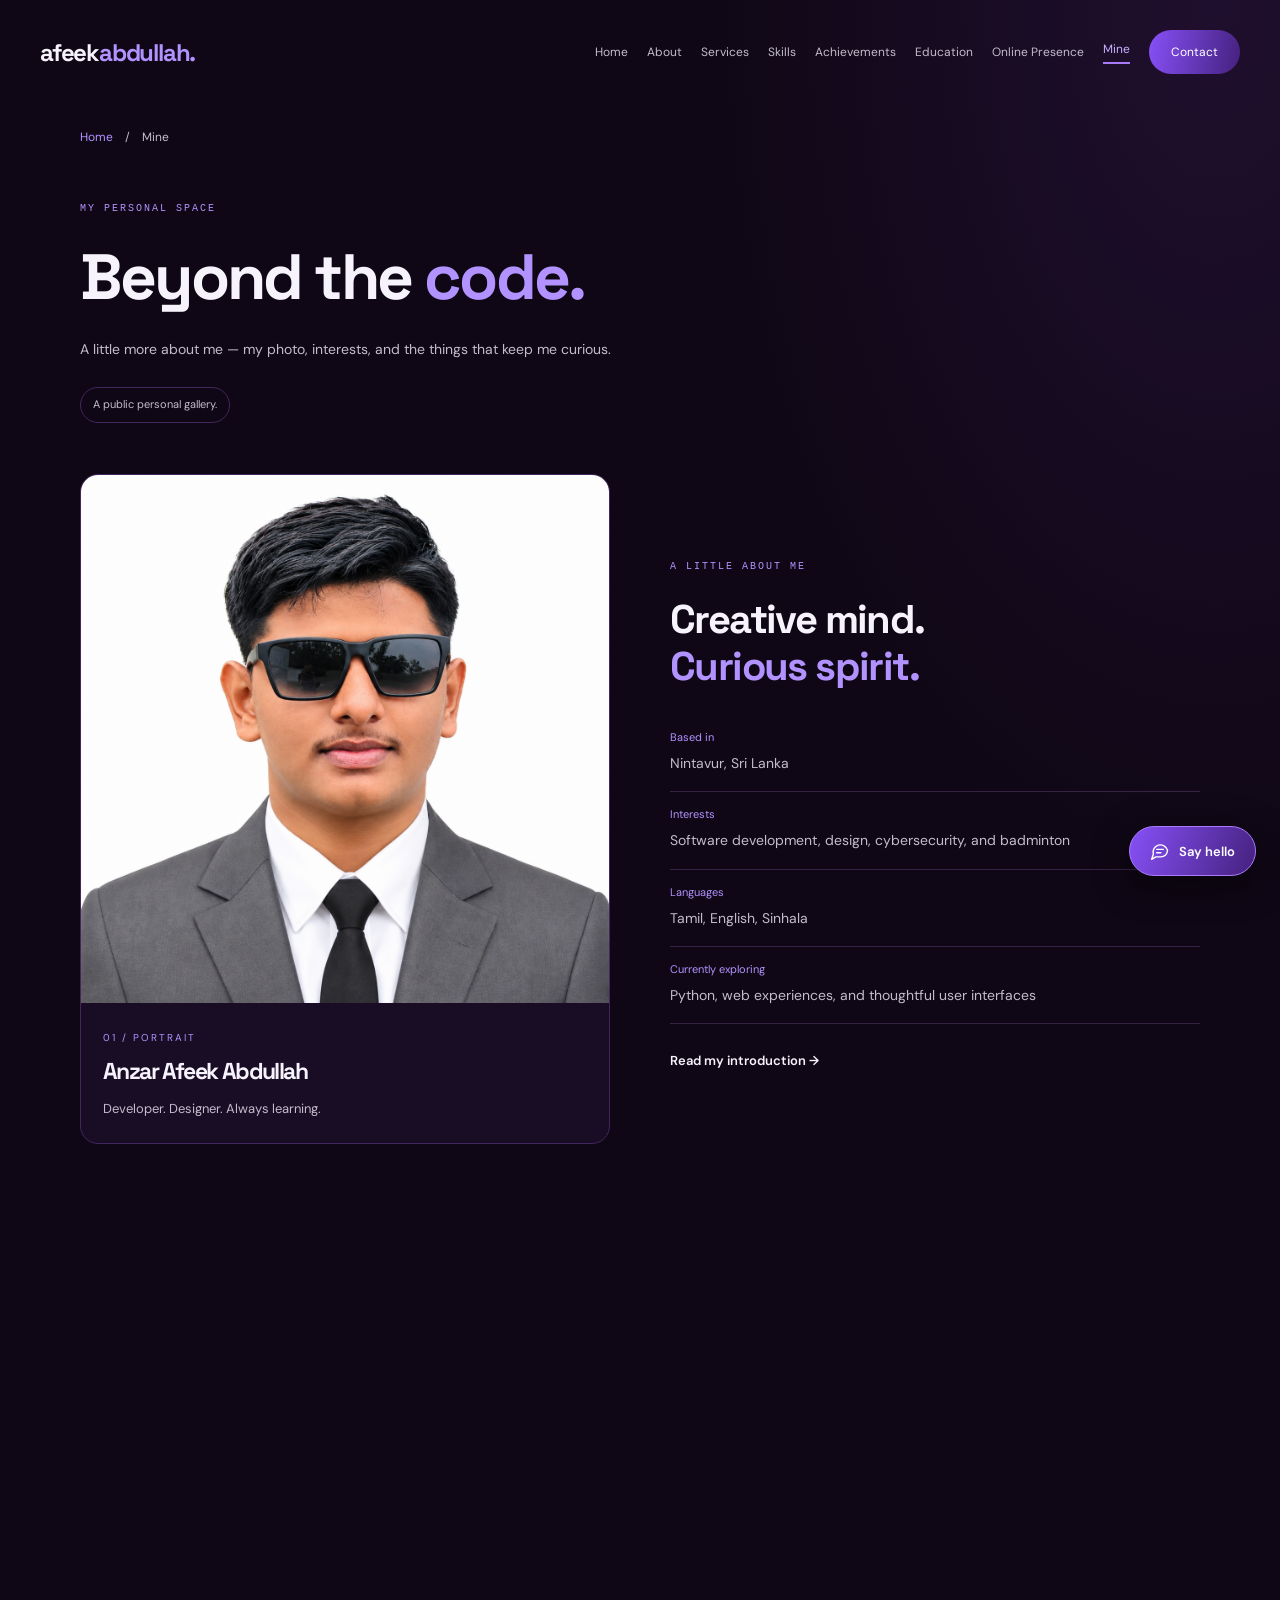
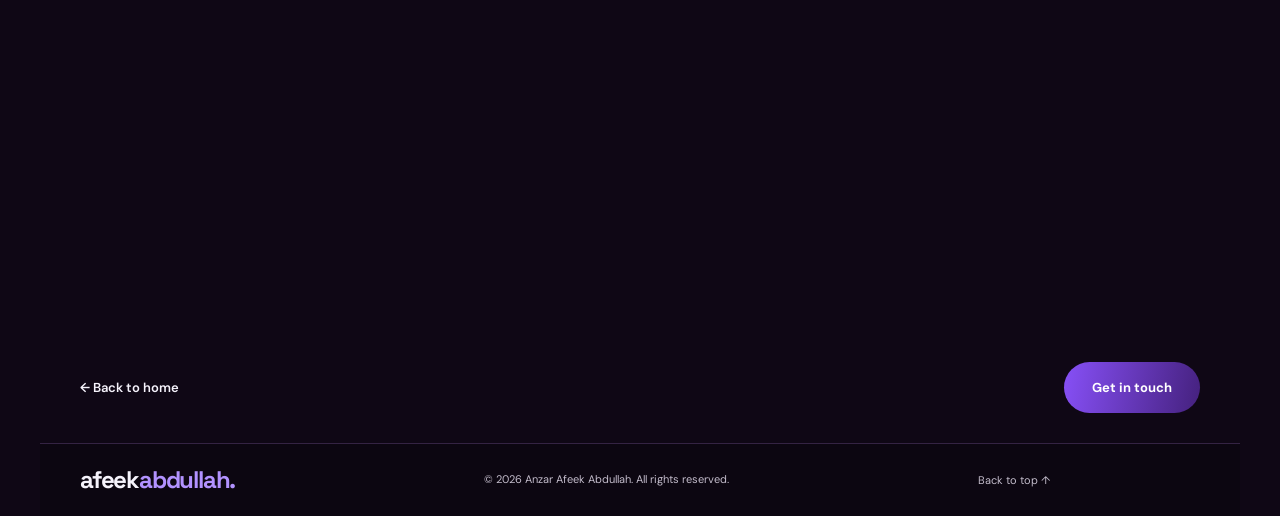
<file: mine.html>
<!doctype html>
<html lang="en"><head><meta charset="UTF-8"><meta name="viewport" content="width=device-width,initial-scale=1">
<meta name="description" content="Personal gallery and interests of Anzar Afeek Abdullah."><title>Mine — Anzar Afeek Abdullah</title><meta name="theme-color" content="#0f0715"><link rel="icon" type="image/png" href="profile.png.png"><link rel="stylesheet" href="style.css"></head>
<body id="top"><div class="site-loader" role="status" aria-label="Loading website"><span>Loading<span class="loading-dots">...</span></span></div><a class="skip-link" href="#main-content">Skip to content</a><header class="nav"><a class="logo" href="index.html">afeek<span>abdullah.</span></a><button class="menu-toggle" type="button" aria-expanded="false" aria-controls="main-nav">Menu <span aria-hidden="true">☰</span></button><nav id="main-nav" aria-label="Main navigation"><a href="index.html">Home</a><a href="about.html">About</a><a href="services.html">Services</a><a href="skills.html">Skills</a><a href="achievements.html">Achievements</a><a href="education.html">Education</a><a href="projects.html">Online Presence</a><a href="mine.html" aria-current="page">Mine</a><a href="contact.html" class="nav-contact">Contact</a></nav></header><main id="main-content"><div class="wrap breadcrumb"><a href="index.html">Home</a><span aria-hidden="true">/</span><span>Mine</span></div><section class="wrap mine-intro"><p class="eyebrow">MY PERSONAL SPACE</p><h1>Beyond the <span>code.</span></h1><p>A little more about me — my photo, interests, and the things that keep me curious.</p><p class="gallery-notice">A public personal gallery.</p></section><section class="wrap mine-gallery" aria-label="Personal photo gallery"><figure><img src="profile.png.png" alt="Anzar Afeek Abdullah in a grey suit and sunglasses" width="1254" height="1254"><figcaption><span>01 / PORTRAIT</span><h2>Anzar Afeek Abdullah</h2><p>Developer. Designer. Always learning.</p></figcaption></figure><div class="mine-details"><p class="eyebrow">A LITTLE ABOUT ME</p><h2>Creative mind.<br><span>Curious spirit.</span></h2><dl><div><dt>Based in</dt><dd>Nintavur, Sri Lanka</dd></div><div><dt>Interests</dt><dd>Software development, design, cybersecurity, and badminton</dd></div><div><dt>Languages</dt><dd>Tamil, English, Sinhala</dd></div><div><dt>Currently exploring</dt><dd>Python, web experiences, and thoughtful user interfaces</dd></div></dl><a class="text-link" href="about.html">Read my introduction →</a></div></section><section class="wrap personal-collection"><p class="eyebrow">MY PHOTO JOURNAL</p><h2>A few moments <span>of mine.</span></h2><div class="personal-photo-grid"><figure><a href="personal-photo%20(1).png" target="_blank" rel="noopener noreferrer" aria-label="Open creative portrait photo full size"><img src="personal-photo%20(1).png" alt="Illustrated portrait of Anzar Afeek Abdullah in sunglasses" width="1122" height="1402" loading="lazy" decoding="async"></a><figcaption><span>02 / PERSONAL</span><h3>Creative portrait</h3><p>A different perspective.</p></figcaption></figure><figure><a href="personal-photo%20(2).png" target="_blank" rel="noopener noreferrer" aria-label="Open off the clock photo full size"><img src="personal-photo%20(2).png" alt="Anzar Afeek Abdullah taking a mirror selfie in a cream sweater" width="1122" height="1402" loading="lazy" decoding="async"></a><figcaption><span>03 / PERSONAL</span><h3>Off the clock</h3><p>A moment beyond the screen.</p></figcaption></figure><figure><a href="personal-photo%20(3).png" target="_blank" rel="noopener noreferrer" aria-label="Open everyday moments photo full size"><img src="personal-photo%20(3).png" alt="Anzar Afeek Abdullah wearing a pink shirt and white trousers" width="1122" height="1402" loading="lazy" decoding="async"></a><figcaption><span>04 / PERSONAL</span><h3>Everyday moments</h3><p>My personal side.</p></figcaption></figure></div></section><div class="wrap page-bottom"><a class="text-link" href="index.html">← Back to home</a><a class="button" href="contact.html">Get in touch</a></div></main><footer class="wrap"><a class="logo" href="index.html">afeek<span>abdullah.</span></a><p>© <span id="year">2026</span> Anzar Afeek Abdullah. All rights reserved.</p><a href="#top">Back to top ↑</a></footer><button class="chat-launcher" type="button" aria-haspopup="dialog" aria-controls="portfolio-chat" aria-expanded="false"><svg class="social-icon" aria-hidden="true" viewBox="0 0 24 24" fill="none" stroke="currentColor" stroke-width="1.7" stroke-linecap="round" stroke-linejoin="round"><path d="M21 11a8 8 0 0 1-8 8H7l-5 3 2-6a8 8 0 1 1 17-5ZM8 10h8M8 14h5"/></svg><span>Say hello</span></button><dialog id="portfolio-chat" class="chat-panel" aria-labelledby="chat-title"><header class="chat-header"><div><h2 id="chat-title">Afeek's portfolio assistant</h2><p>Quick answers about my work</p></div><button type="button" class="chat-close" aria-label="Close chat">×</button></header><p class="chat-disclosure">Automated portfolio guide — not live AI or a conversation with Afeek. Messages stay in this page.</p><div class="chat-messages" role="log" aria-live="polite" aria-relevant="additions"><p class="chat-bubble assistant">Hi! Ask about my services, skills, or how to hire me.</p></div><div class="chat-suggestions"><button type="button">Services</button><button type="button">Skills</button><button type="button">Hire me</button><button type="button">Contact</button></div><form class="chat-form"><label class="visually-hidden" for="chat-input">Your message</label><input id="chat-input" name="message" placeholder="Ask about my work…" maxlength="500" autocomplete="off" required><button type="submit" aria-label="Send message">Send</button></form><a class="chat-human" href="mailto:afeekabdullah2010@gmail.com">Email Afeek directly →</a></dialog><script src="script.js"></script></body></html>
</file>
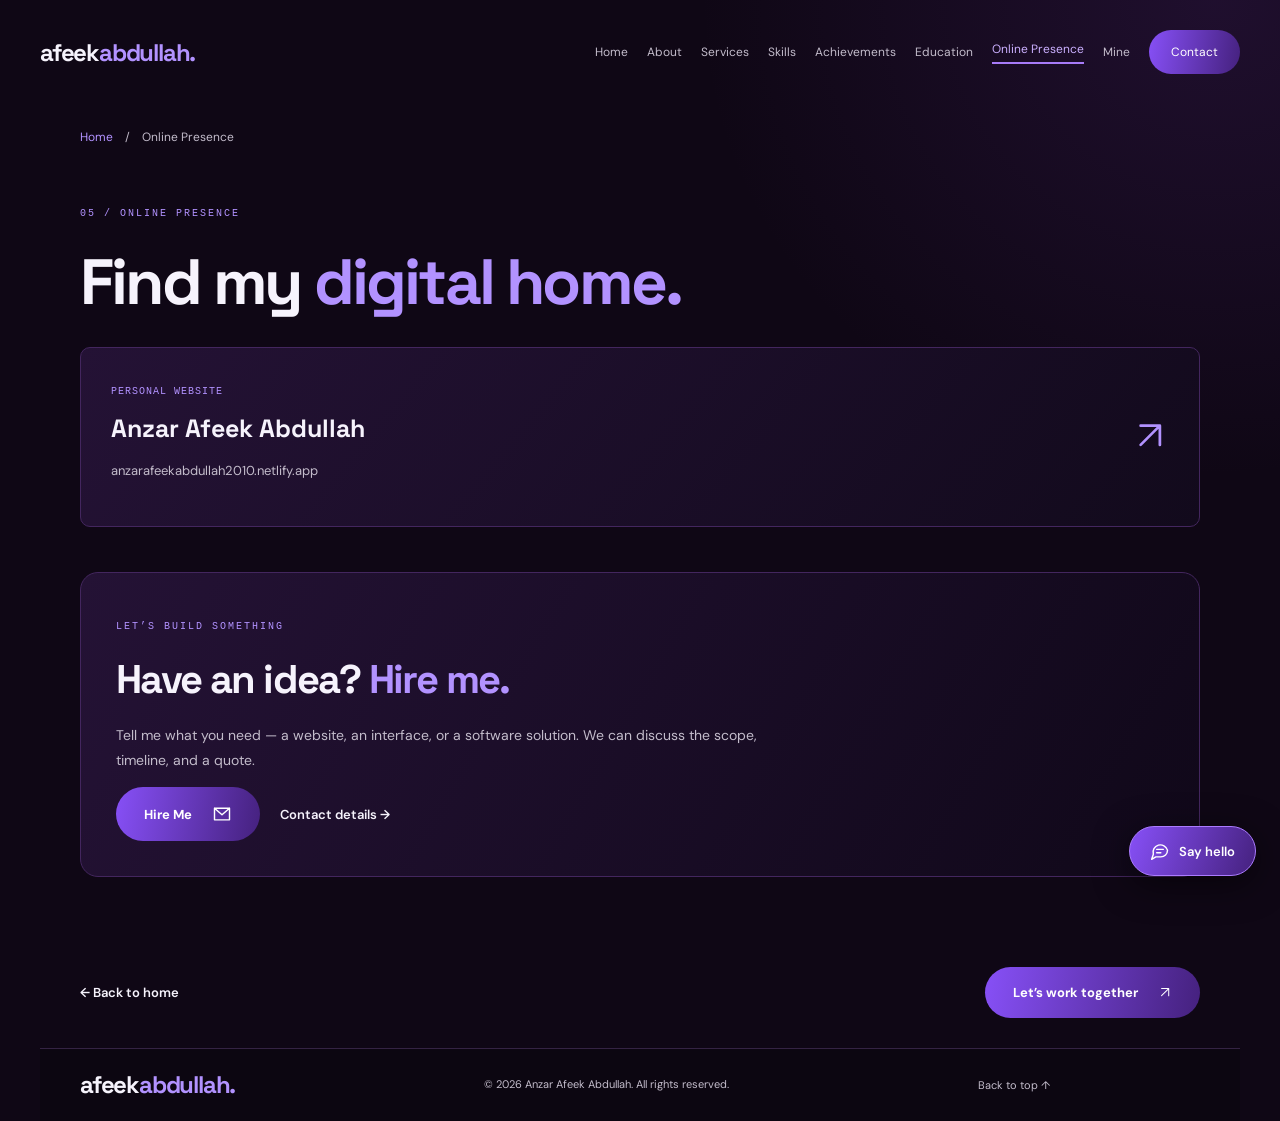
<file: projects.html>
<!doctype html>
<html lang="en"><head><meta charset="UTF-8"><meta name="viewport" content="width=device-width,initial-scale=1">
<meta name="description" content="Explore my existing personal website."><title>Online Presence — Anzar Afeek Abdullah</title><meta name="theme-color" content="#0f0715"><link rel="icon" type="image/png" href="profile.png.png"><link rel="stylesheet" href="style.css"></head>
<body id="top"><div class="site-loader" role="status" aria-label="Loading website"><span>Loading<span class="loading-dots">...</span></span></div><a class="skip-link" href="#main-content">Skip to content</a><header class="nav"><a class="logo" href="index.html">afeek<span>abdullah.</span></a><button class="menu-toggle" type="button" aria-expanded="false" aria-controls="main-nav">Menu <span aria-hidden="true">☰</span></button><nav id="main-nav" aria-label="Main navigation"><a href="index.html">Home</a><a href="about.html">About</a><a href="services.html">Services</a><a href="skills.html">Skills</a><a href="achievements.html">Achievements</a><a href="education.html">Education</a><a href="projects.html" aria-current="page">Online Presence</a><a href="mine.html">Mine</a><a href="contact.html" class="nav-contact">Contact</a></nav></header><main id="main-content"><div class="wrap breadcrumb"><a href="index.html">Home</a><span aria-hidden="true">/</span><span>Online Presence</span></div><section class="wrap projects" id="projects"><p class="eyebrow">05 / ONLINE PRESENCE</p><h1>Find my <span>digital home.</span></h1><a class="website-card" href="https://anzarafeekabdullah2010.netlify.app" target="_blank" rel="noopener noreferrer"><div><span class="tag">PERSONAL WEBSITE</span><h3>Anzar Afeek Abdullah</h3><p>anzarafeekabdullah2010.netlify.app</p></div><span aria-hidden="true"><svg class="link-arrow" aria-hidden="true" viewBox="0 0 24 24" fill="none"><path d="M6 18 18 6M6 6h12v12" stroke="currentColor" stroke-width="1.7" stroke-linecap="round" stroke-linejoin="round"/></svg></span></a><div class="hire-card"><p class="eyebrow">LET’S BUILD SOMETHING</p><h2>Have an idea? <span>Hire me.</span></h2><p>Tell me what you need — a website, an interface, or a software solution. We can discuss the scope, timeline, and a quote.</p><a class="button" href="contact.html#enquiry">Hire Me <svg class="social-icon" aria-hidden="true" viewBox="0 0 24 24" fill="none" stroke="currentColor" stroke-width="1.7" stroke-linecap="round" stroke-linejoin="round"><path d="M3 5h18v14H3ZM3 5l9 8 9-8"/></svg></a><a class="text-link contact-call" href="contact.html">Contact details →</a></div></section><div class="wrap page-bottom"><a class="text-link" href="index.html">← Back to home</a><a class="button" href="contact.html">Let’s work together <svg class="link-arrow" aria-hidden="true" viewBox="0 0 24 24" fill="none"><path d="M6 18 18 6M6 6h12v12" stroke="currentColor" stroke-width="1.7" stroke-linecap="round" stroke-linejoin="round"/></svg></a></div></main><footer class="wrap"><a class="logo" href="index.html">afeek<span>abdullah.</span></a><p>© <span id="year">2026</span> Anzar Afeek Abdullah. All rights reserved.</p><a href="#top">Back to top ↑</a></footer><button class="chat-launcher" type="button" aria-haspopup="dialog" aria-controls="portfolio-chat" aria-expanded="false"><svg class="social-icon" aria-hidden="true" viewBox="0 0 24 24" fill="none" stroke="currentColor" stroke-width="1.7" stroke-linecap="round" stroke-linejoin="round"><path d="M21 11a8 8 0 0 1-8 8H7l-5 3 2-6a8 8 0 1 1 17-5ZM8 10h8M8 14h5"/></svg><span>Say hello</span></button><dialog id="portfolio-chat" class="chat-panel" aria-labelledby="chat-title"><header class="chat-header"><div><h2 id="chat-title">Afeek's portfolio assistant</h2><p>Quick answers about my work</p></div><button type="button" class="chat-close" aria-label="Close chat">×</button></header><p class="chat-disclosure">Automated portfolio guide — not live AI or a conversation with Afeek. Messages stay in this page.</p><div class="chat-messages" role="log" aria-live="polite" aria-relevant="additions"><p class="chat-bubble assistant">Hi! Ask about my services, skills, or how to hire me.</p></div><div class="chat-suggestions"><button type="button">Services</button><button type="button">Skills</button><button type="button">Hire me</button><button type="button">Contact</button></div><form class="chat-form"><label class="visually-hidden" for="chat-input">Your message</label><input id="chat-input" name="message" placeholder="Ask about my work…" maxlength="500" autocomplete="off" required><button type="submit" aria-label="Send message">Send</button></form><a class="chat-human" href="mailto:afeekabdullah2010@gmail.com">Email Afeek directly →</a></dialog><script src="script.js"></script></body></html>
</file>
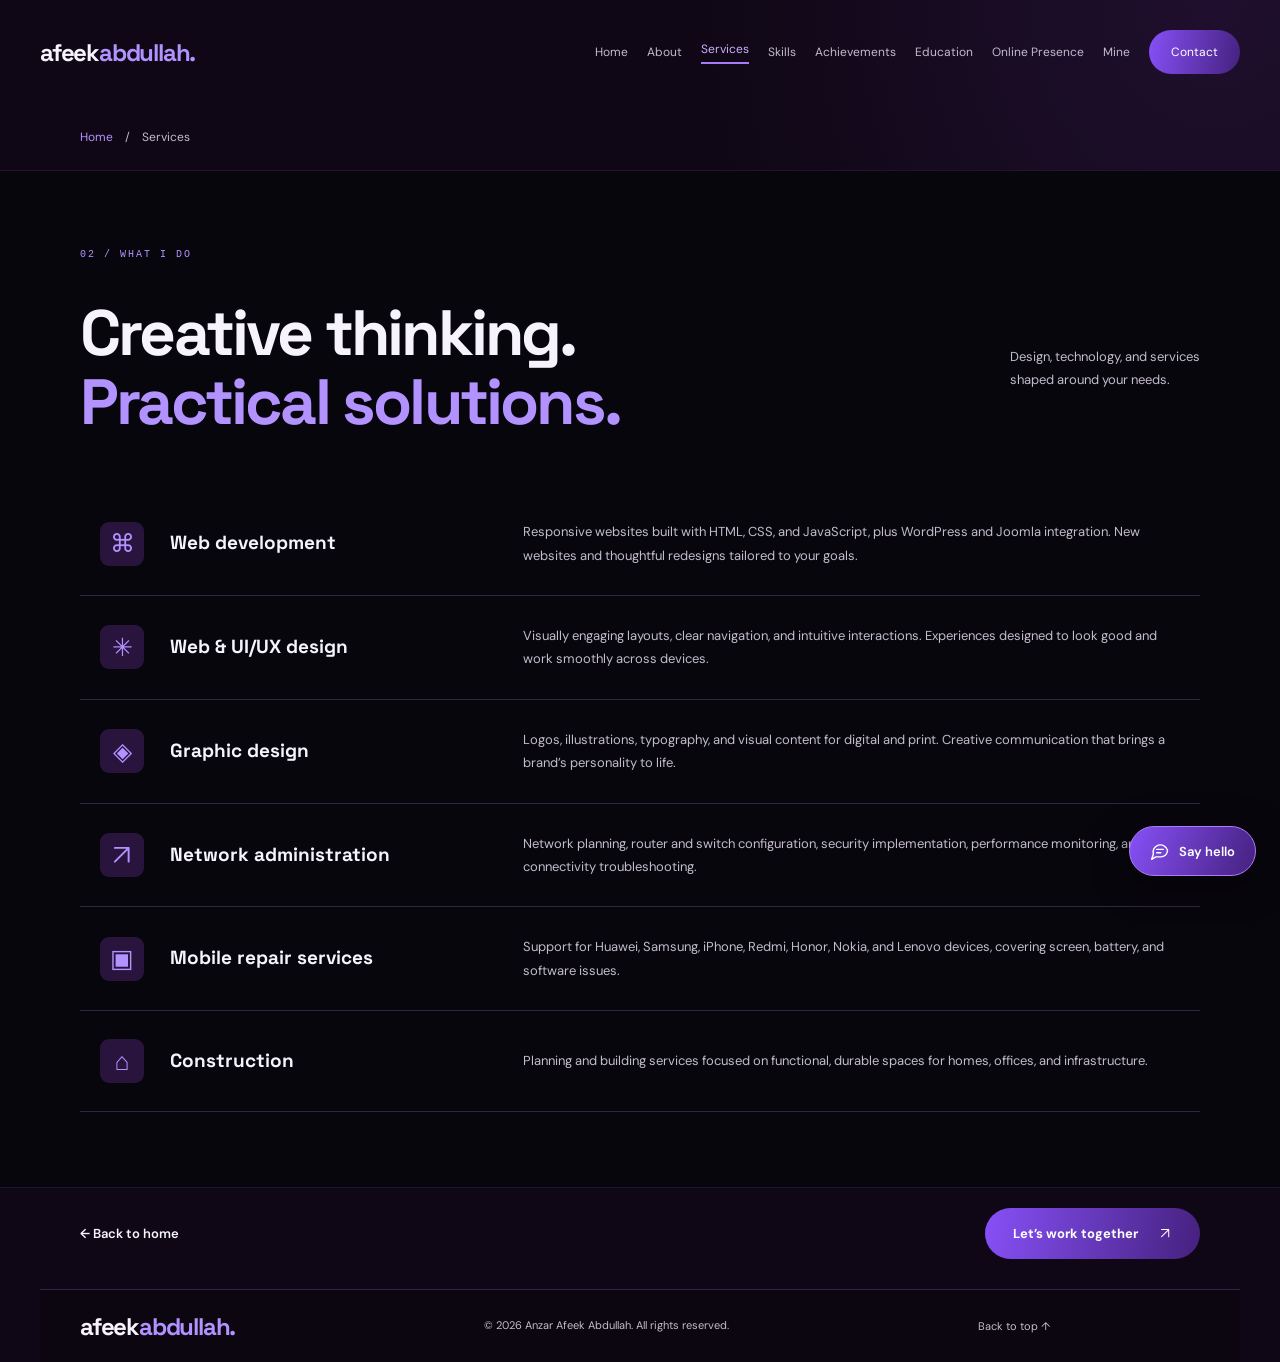
<file: services.html>
<!doctype html>
<html lang="en"><head><meta charset="UTF-8"><meta name="viewport" content="width=device-width,initial-scale=1">
<meta name="description" content="Web development, design, networking, mobile repair, and construction services."><title>Services — Anzar Afeek Abdullah</title><meta name="theme-color" content="#0f0715"><link rel="icon" type="image/png" href="profile.png.png"><link rel="stylesheet" href="style.css"></head>
<body id="top"><div class="site-loader" role="status" aria-label="Loading website"><span>Loading<span class="loading-dots">...</span></span></div><a class="skip-link" href="#main-content">Skip to content</a><header class="nav"><a class="logo" href="index.html">afeek<span>abdullah.</span></a><button class="menu-toggle" type="button" aria-expanded="false" aria-controls="main-nav">Menu <span aria-hidden="true">☰</span></button><nav id="main-nav" aria-label="Main navigation"><a href="index.html">Home</a><a href="about.html">About</a><a href="services.html" aria-current="page">Services</a><a href="skills.html">Skills</a><a href="achievements.html">Achievements</a><a href="education.html">Education</a><a href="projects.html">Online Presence</a><a href="mine.html">Mine</a><a href="contact.html" class="nav-contact">Contact</a></nav></header><main id="main-content"><div class="wrap breadcrumb"><a href="index.html">Home</a><span aria-hidden="true">/</span><span>Services</span></div><section class="skills-section" id="services"><div class="wrap"><p class="eyebrow">02 / WHAT I DO</p><div class="section-heading"><h1>Creative thinking.<br><span>Practical solutions.</span></h1><p>Design, technology, and services<br>shaped around your needs.</p></div><div class="skills"><article><span class="skill-icon" aria-hidden="true">⌘</span><h3>Web development</h3><p>Responsive websites built with HTML, CSS, and JavaScript, plus WordPress and Joomla integration. New websites and thoughtful redesigns tailored to your goals.</p></article><article><span class="skill-icon" aria-hidden="true">✳</span><h3>Web & UI/UX design</h3><p>Visually engaging layouts, clear navigation, and intuitive interactions. Experiences designed to look good and work smoothly across devices.</p></article><article><span class="skill-icon" aria-hidden="true">◈</span><h3>Graphic design</h3><p>Logos, illustrations, typography, and visual content for digital and print. Creative communication that brings a brand’s personality to life.</p></article><article><span class="skill-icon" aria-hidden="true"><svg class="link-arrow" aria-hidden="true" viewBox="0 0 24 24" fill="none"><path d="M6 18 18 6M6 6h12v12" stroke="currentColor" stroke-width="1.7" stroke-linecap="round" stroke-linejoin="round"/></svg></span><h3>Network administration</h3><p>Network planning, router and switch configuration, security implementation, performance monitoring, and connectivity troubleshooting.</p></article><article><span class="skill-icon" aria-hidden="true">▣</span><h3>Mobile repair services</h3><p>Support for Huawei, Samsung, iPhone, Redmi, Honor, Nokia, and Lenovo devices, covering screen, battery, and software issues.</p></article><article><span class="skill-icon" aria-hidden="true">⌂</span><h3>Construction</h3><p>Planning and building services focused on functional, durable spaces for homes, offices, and infrastructure.</p></article></div></div></section><div class="wrap page-bottom"><a class="text-link" href="index.html">← Back to home</a><a class="button" href="contact.html">Let’s work together <svg class="link-arrow" aria-hidden="true" viewBox="0 0 24 24" fill="none"><path d="M6 18 18 6M6 6h12v12" stroke="currentColor" stroke-width="1.7" stroke-linecap="round" stroke-linejoin="round"/></svg></a></div></main><footer class="wrap"><a class="logo" href="index.html">afeek<span>abdullah.</span></a><p>© <span id="year">2026</span> Anzar Afeek Abdullah. All rights reserved.</p><a href="#top">Back to top ↑</a></footer><button class="chat-launcher" type="button" aria-haspopup="dialog" aria-controls="portfolio-chat" aria-expanded="false"><svg class="social-icon" aria-hidden="true" viewBox="0 0 24 24" fill="none" stroke="currentColor" stroke-width="1.7" stroke-linecap="round" stroke-linejoin="round"><path d="M21 11a8 8 0 0 1-8 8H7l-5 3 2-6a8 8 0 1 1 17-5ZM8 10h8M8 14h5"/></svg><span>Say hello</span></button><dialog id="portfolio-chat" class="chat-panel" aria-labelledby="chat-title"><header class="chat-header"><div><h2 id="chat-title">Afeek's portfolio assistant</h2><p>Quick answers about my work</p></div><button type="button" class="chat-close" aria-label="Close chat">×</button></header><p class="chat-disclosure">Automated portfolio guide — not live AI or a conversation with Afeek. Messages stay in this page.</p><div class="chat-messages" role="log" aria-live="polite" aria-relevant="additions"><p class="chat-bubble assistant">Hi! Ask about my services, skills, or how to hire me.</p></div><div class="chat-suggestions"><button type="button">Services</button><button type="button">Skills</button><button type="button">Hire me</button><button type="button">Contact</button></div><form class="chat-form"><label class="visually-hidden" for="chat-input">Your message</label><input id="chat-input" name="message" placeholder="Ask about my work…" maxlength="500" autocomplete="off" required><button type="submit" aria-label="Send message">Send</button></form><a class="chat-human" href="mailto:afeekabdullah2010@gmail.com">Email Afeek directly →</a></dialog><script src="script.js"></script></body></html>
</file>
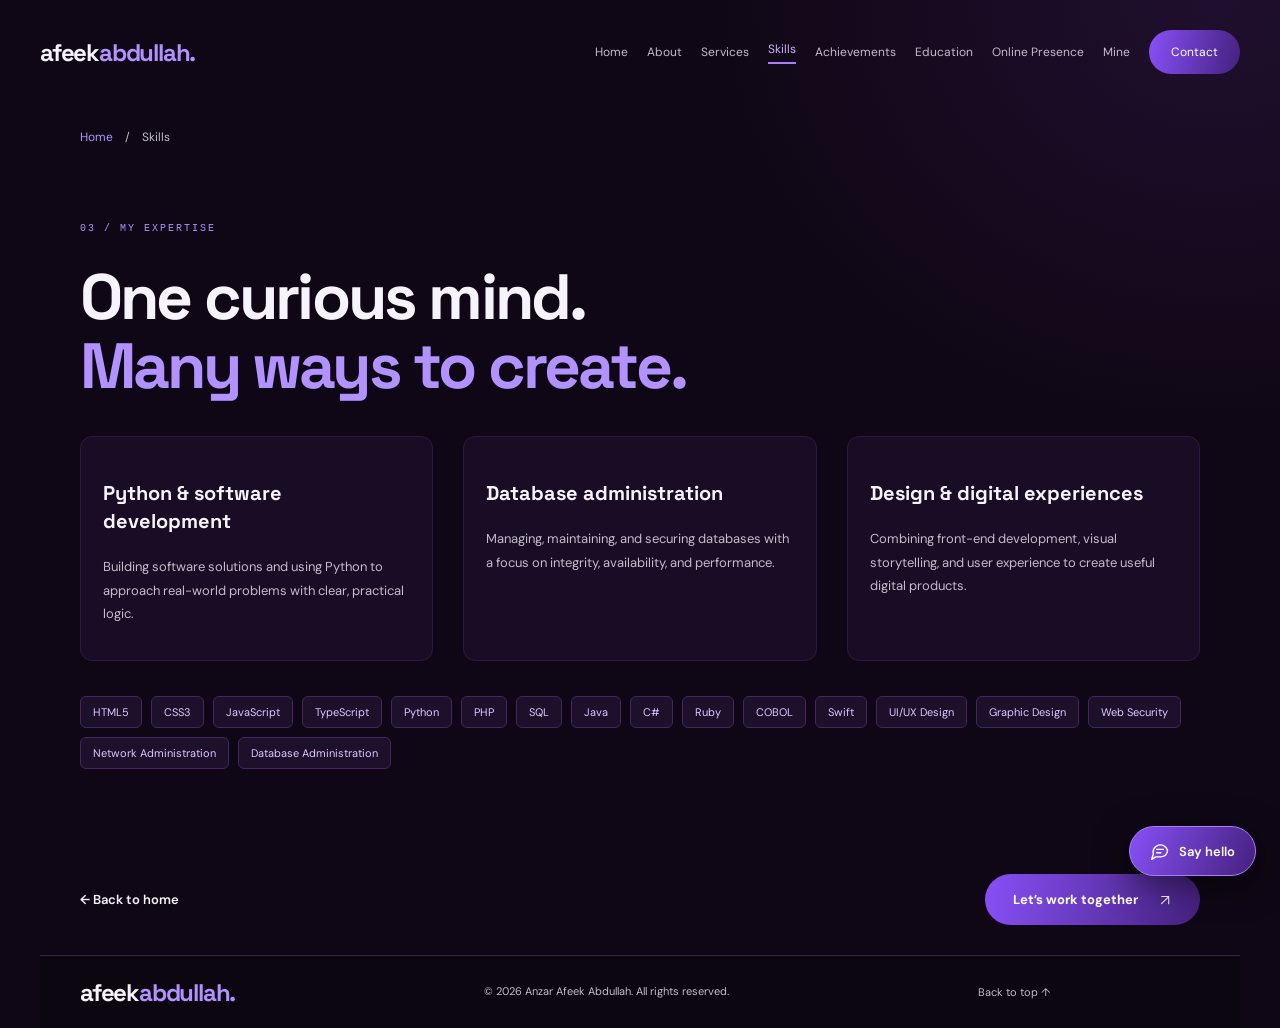
<file: skills.html>
<!doctype html>
<html lang="en"><head><meta charset="UTF-8"><meta name="viewport" content="width=device-width,initial-scale=1">
<meta name="description" content="Technical skills, creative expertise, and programming languages."><title>Skills — Anzar Afeek Abdullah</title><meta name="theme-color" content="#0f0715"><link rel="icon" type="image/png" href="profile.png.png"><link rel="stylesheet" href="style.css"></head>
<body id="top"><div class="site-loader" role="status" aria-label="Loading website"><span>Loading<span class="loading-dots">...</span></span></div><a class="skip-link" href="#main-content">Skip to content</a><header class="nav"><a class="logo" href="index.html">afeek<span>abdullah.</span></a><button class="menu-toggle" type="button" aria-expanded="false" aria-controls="main-nav">Menu <span aria-hidden="true">☰</span></button><nav id="main-nav" aria-label="Main navigation"><a href="index.html">Home</a><a href="about.html">About</a><a href="services.html">Services</a><a href="skills.html" aria-current="page">Skills</a><a href="achievements.html">Achievements</a><a href="education.html">Education</a><a href="projects.html">Online Presence</a><a href="mine.html">Mine</a><a href="contact.html" class="nav-contact">Contact</a></nav></header><main id="main-content"><div class="wrap breadcrumb"><a href="index.html">Home</a><span aria-hidden="true">/</span><span>Skills</span></div><section class="wrap expertise" id="skills"><p class="eyebrow">03 / MY EXPERTISE</p><h1>One curious mind.<br><span>Many ways to create.</span></h1><div class="expertise-grid"><article><h3>Python & software development</h3><p>Building software solutions and using Python to approach real-world problems with clear, practical logic.</p></article><article><h3>Database administration</h3><p>Managing, maintaining, and securing databases with a focus on integrity, availability, and performance.</p></article><article><h3>Design & digital experiences</h3><p>Combining front-end development, visual storytelling, and user experience to create useful digital products.</p></article></div><div class="skill-tags"><span>HTML5</span><span>CSS3</span><span>JavaScript</span><span>TypeScript</span><span>Python</span><span>PHP</span><span>SQL</span><span>Java</span><span>C#</span><span>Ruby</span><span>COBOL</span><span>Swift</span><span>UI/UX Design</span><span>Graphic Design</span><span>Web Security</span><span>Network Administration</span><span>Database Administration</span></div></section><div class="wrap page-bottom"><a class="text-link" href="index.html">← Back to home</a><a class="button" href="contact.html">Let’s work together <svg class="link-arrow" aria-hidden="true" viewBox="0 0 24 24" fill="none"><path d="M6 18 18 6M6 6h12v12" stroke="currentColor" stroke-width="1.7" stroke-linecap="round" stroke-linejoin="round"/></svg></a></div></main><footer class="wrap"><a class="logo" href="index.html">afeek<span>abdullah.</span></a><p>© <span id="year">2026</span> Anzar Afeek Abdullah. All rights reserved.</p><a href="#top">Back to top ↑</a></footer><button class="chat-launcher" type="button" aria-haspopup="dialog" aria-controls="portfolio-chat" aria-expanded="false"><svg class="social-icon" aria-hidden="true" viewBox="0 0 24 24" fill="none" stroke="currentColor" stroke-width="1.7" stroke-linecap="round" stroke-linejoin="round"><path d="M21 11a8 8 0 0 1-8 8H7l-5 3 2-6a8 8 0 1 1 17-5ZM8 10h8M8 14h5"/></svg><span>Say hello</span></button><dialog id="portfolio-chat" class="chat-panel" aria-labelledby="chat-title"><header class="chat-header"><div><h2 id="chat-title">Afeek's portfolio assistant</h2><p>Quick answers about my work</p></div><button type="button" class="chat-close" aria-label="Close chat">×</button></header><p class="chat-disclosure">Automated portfolio guide — not live AI or a conversation with Afeek. Messages stay in this page.</p><div class="chat-messages" role="log" aria-live="polite" aria-relevant="additions"><p class="chat-bubble assistant">Hi! Ask about my services, skills, or how to hire me.</p></div><div class="chat-suggestions"><button type="button">Services</button><button type="button">Skills</button><button type="button">Hire me</button><button type="button">Contact</button></div><form class="chat-form"><label class="visually-hidden" for="chat-input">Your message</label><input id="chat-input" name="message" placeholder="Ask about my work…" maxlength="500" autocomplete="off" required><button type="submit" aria-label="Send message">Send</button></form><a class="chat-human" href="mailto:afeekabdullah2010@gmail.com">Email Afeek directly →</a></dialog><script src="script.js"></script></body></html>
</file>
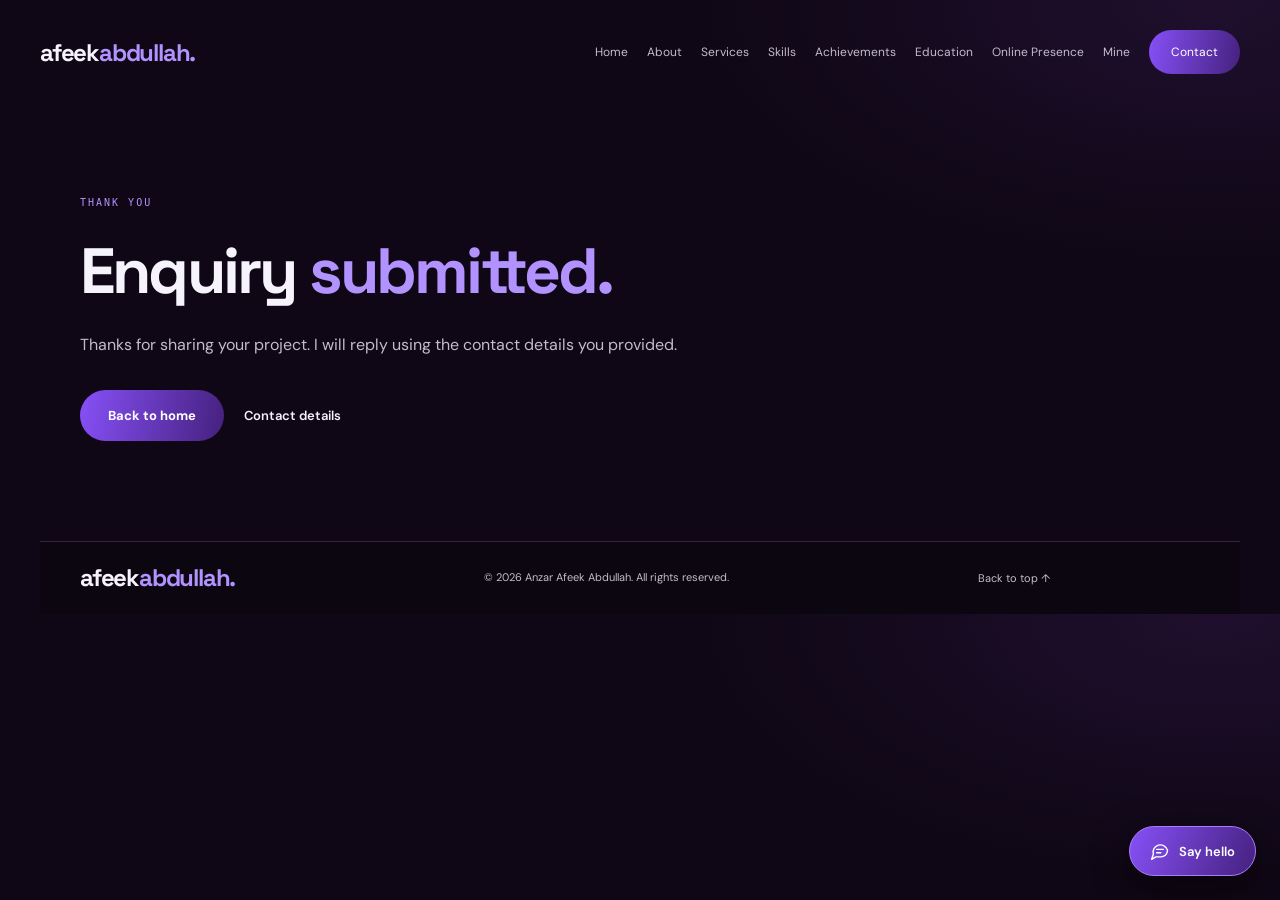
<file: thank-you.html>
<!doctype html>
<html lang="en"><head><meta charset="UTF-8"><meta name="viewport" content="width=device-width,initial-scale=1">
<meta name="description" content="Thank you for your project enquiry."><title>Thank you — Anzar Afeek Abdullah</title><meta name="theme-color" content="#0f0715"><link rel="icon" type="image/png" href="profile.png.png"><link rel="stylesheet" href="style.css"></head>
<body id="top"><div class="site-loader" role="status" aria-label="Loading website"><span>Loading<span class="loading-dots">...</span></span></div><a class="skip-link" href="#main-content">Skip to content</a><header class="nav"><a class="logo" href="index.html">afeek<span>abdullah.</span></a><button class="menu-toggle" type="button" aria-expanded="false" aria-controls="main-nav">Menu <span aria-hidden="true">☰</span></button><nav id="main-nav" aria-label="Main navigation"><a href="index.html">Home</a><a href="about.html">About</a><a href="services.html">Services</a><a href="skills.html">Skills</a><a href="achievements.html">Achievements</a><a href="education.html">Education</a><a href="projects.html">Online Presence</a><a href="mine.html">Mine</a><a href="contact.html" class="nav-contact">Contact</a></nav></header><main id="main-content"><section class="wrap thank-you"><p class="eyebrow">THANK YOU</p><h1>Enquiry <span>submitted.</span></h1><p>Thanks for sharing your project. I will reply using the contact details you provided.</p><a class="button" href="index.html">Back to home</a><a class="text-link contact-call" href="contact.html">Contact details</a></section></main><footer class="wrap"><a class="logo" href="index.html">afeek<span>abdullah.</span></a><p>© <span id="year">2026</span> Anzar Afeek Abdullah. All rights reserved.</p><a href="#top">Back to top ↑</a></footer><button class="chat-launcher" type="button" aria-haspopup="dialog" aria-controls="portfolio-chat" aria-expanded="false"><svg class="social-icon" aria-hidden="true" viewBox="0 0 24 24" fill="none" stroke="currentColor" stroke-width="1.7" stroke-linecap="round" stroke-linejoin="round"><path d="M21 11a8 8 0 0 1-8 8H7l-5 3 2-6a8 8 0 1 1 17-5ZM8 10h8M8 14h5"/></svg><span>Say hello</span></button><dialog id="portfolio-chat" class="chat-panel" aria-labelledby="chat-title"><header class="chat-header"><div><h2 id="chat-title">Afeek's portfolio assistant</h2><p>Quick answers about my work</p></div><button type="button" class="chat-close" aria-label="Close chat">×</button></header><p class="chat-disclosure">Automated portfolio guide — not live AI or a conversation with Afeek. Messages stay in this page.</p><div class="chat-messages" role="log" aria-live="polite" aria-relevant="additions"><p class="chat-bubble assistant">Hi! Ask about my services, skills, or how to hire me.</p></div><div class="chat-suggestions"><button type="button">Services</button><button type="button">Skills</button><button type="button">Hire me</button><button type="button">Contact</button></div><form class="chat-form"><label class="visually-hidden" for="chat-input">Your message</label><input id="chat-input" name="message" placeholder="Ask about my work…" maxlength="500" autocomplete="off" required><button type="submit" aria-label="Send message">Send</button></form><a class="chat-human" href="mailto:afeekabdullah2010@gmail.com">Email Afeek directly →</a></dialog><script src="script.js"></script></body></html>
</file>
<file: style.css>
@import url('https://fonts.googleapis.com/css2?family=DM+Sans:wght@400;500;600;700&family=Space+Grotesk:wght@400;500;600;700&display=swap');
:root{color-scheme:dark;--bg:#080a0e;--panel:#10141b;--ink:#f1f3f7;--muted:#a3acbb;--line:#252d39;--accent:#87b5ff;--purple:#aa9bff;--green:#87b5ff}*{box-sizing:border-box}html{scroll-behavior:smooth;scroll-padding-top:30px}body{margin:0;background:radial-gradient(ellipse at 85% 5%,#15203866,transparent 38%),var(--bg);color:var(--ink);font-family:'DM Sans',sans-serif;-webkit-font-smoothing:antialiased}a{color:inherit;text-decoration:none}button{font:inherit}a,button{-webkit-tap-highlight-color:transparent}a:focus-visible,button:focus-visible{outline:2px solid var(--accent);outline-offset:6px}p{line-height:1.8}img{max-width:100%}.wrap{max-width:1200px;margin:auto;padding-left:40px;padding-right:40px}.nav{max-width:1320px;margin:auto;padding:25px 40px;display:flex;justify-content:space-between;align-items:center;gap:24px;border-bottom:1px solid var(--line)}.logo{font-family:'Space Grotesk',sans-serif;font-size:24px;font-weight:700;letter-spacing:-1.2px}.logo span{color:var(--accent)}nav{display:flex;gap:19px;align-items:center;font-size:12px;color:var(--muted)}nav a{transition:color .2s}nav a:hover,nav a[aria-current=page]{color:white}nav a[aria-current=page]:after{content:'';display:block;height:2px;background:var(--accent);margin-top:5px}.nav-contact{border:1px solid #45556c;padding:11px 18px;border-radius:7px;color:var(--ink)}.menu-toggle{display:none}.skip-link{position:absolute;top:-80px;left:20px;z-index:20;background:var(--ink);color:var(--bg);padding:14px}.skip-link:focus{top:10px}h1,h2,h3{font-family:'Space Grotesk',sans-serif}h1{font-size:clamp(40px,5vw,64px);line-height:1.08;letter-spacing:-2.8px;margin:25px 0}h1>span,h2 span{color:var(--accent)}h2{font-size:40px;line-height:1.18;letter-spacing:-1.6px;margin:20px 0}h3{line-height:1.4}.eyebrow{font-family:Consolas,monospace;font-size:10px;letter-spacing:2px;color:var(--accent);display:flex;gap:10px;align-items:center}.dot{width:7px;height:7px;background:var(--accent);box-shadow:0 0 14px #87b5ff88;border-radius:50%}.hero{display:grid;grid-template-columns:1.2fr 1fr;gap:65px;align-items:center;padding-top:85px;padding-bottom:85px}.hero h1{font-size:clamp(42px,4.7vw,62px)}.hero h1>span:last-child{display:inline-block;font-size:.76em;line-height:1.16;margin-top:15px;background:linear-gradient(100deg,#99c8ff,#c0adff);background-clip:text;color:transparent}.name-dot{color:var(--accent)}.intro{font-size:15px;color:var(--muted);max-width:470px}.intro strong{color:#e5eaf2}.actions{display:flex;align-items:center;flex-wrap:wrap;gap:25px;margin-top:30px}.button{display:inline-flex;align-items:center;justify-content:center;gap:20px;background:var(--accent);color:#0a1425;border:1px solid var(--accent);border-radius:7px;padding:15px 22px;font-size:13px;font-weight:700;cursor:pointer;transition:background .2s,transform .2s}.button:hover{background:#b5d2ff;transform:translateY(-2px)}.text-link{font-size:13px;font-weight:600}.text-link:hover{color:var(--accent)}.hero-note{display:flex;align-items:center;gap:10px;margin-top:35px;font-family:Consolas,monospace;font-size:11px;color:var(--muted)}.hero-note span{color:var(--accent);font-size:20px}.portrait-frame{position:relative;padding:10px;background:linear-gradient(145deg,#28374d,#11151c);border:1px solid #3d4f68;border-radius:18px;box-shadow:0 25px 75px #0008,0 0 65px #476ea31a;transform:rotate(2deg)}.hero-portrait{display:block;width:100%;height:auto;aspect-ratio:1;object-fit:cover;border-radius:11px;filter:saturate(.75)}.portrait-label{display:flex;justify-content:space-between;align-items:center;padding:15px 6px 5px;font-family:Consolas,monospace;font-size:12px;color:#c5cfdf}.portrait-label>span{color:var(--accent);font-size:23px}.ticker{border-top:1px solid var(--line);border-bottom:1px solid var(--line);background:#0c1017}.ticker>div{max-width:1200px;margin:auto;display:flex;flex-wrap:wrap;justify-content:space-between;gap:20px;padding:24px 40px;font-family:Consolas,monospace;font-size:10px;letter-spacing:1.5px;color:#aab8ce}.developer-profile{display:grid;grid-template-columns:.85fr 1.2fr;gap:85px;align-items:center;padding-top:100px;padding-bottom:95px}.profile-photo{position:relative;padding:14px;border:1px solid var(--line);border-radius:12px;background:linear-gradient(135deg,#1b2635,#0b0e14)}.profile-photo img{display:block;width:100%;height:auto;border-radius:7px;filter:saturate(.7)}.photo-index{display:block;padding:20px 5px 6px;color:var(--accent);font-family:Consolas,monospace;font-size:12px}.profile-story>p:not(.eyebrow){font-size:14px;color:var(--muted)}.code-signature{font-family:Consolas,monospace;font-size:12px;line-height:1.9;background:#0c1119;border:1px solid var(--line);border-left:2px solid var(--accent);padding:20px;border-radius:5px;margin:25px 0;color:#c8d0de;overflow-wrap:anywhere}.code-signature>span{color:var(--purple)}.code-signature b{color:#9fceaf;font-weight:400}.home-contact{padding-top:55px;padding-bottom:75px;border-top:1px solid var(--line)}.breadcrumb{display:flex;gap:12px;font-size:12px;color:var(--muted);padding-top:25px}.breadcrumb a{color:var(--accent)}.about{display:grid;grid-template-columns:1fr 1fr;gap:75px;padding-top:65px;padding-bottom:80px}.about-copy{padding-top:15px;color:var(--muted);font-size:15px}.about-copy .text-link{display:inline-block;margin-top:20px;color:var(--accent)}.about-portrait{display:block;width:100%;max-width:340px;height:auto;border:8px solid #192333;border-radius:14px;margin-top:30px}.info-chips,.skill-tags{display:flex;flex-wrap:wrap;gap:9px;margin:25px 0}.info-chips span,.skill-tags span{border:1px solid #2b3b50;background:#111b29;color:#c6d7ef;border-radius:6px;padding:8px 12px;font-size:11px}.skills-section{padding:65px 0 75px;margin-top:25px;background:#0b0e14;border-top:1px solid #19212d;border-bottom:1px solid #19212d}.section-heading{display:flex;justify-content:space-between;gap:30px;align-items:center}.section-heading>p{font-size:13px;color:var(--muted)}.skills{display:grid;grid-template-columns:repeat(3,1fr);gap:20px;margin-top:30px}.skills article{padding:28px;background:linear-gradient(140deg,#151b25,#10141b);border:1px solid var(--line);border-radius:10px}.skill-icon{display:inline-flex;align-items:center;justify-content:center;background:#1c2d45;color:var(--accent);width:44px;height:44px;font-size:25px;border-radius:9px}.skills h3{font-size:19px;margin:23px 0 12px}.skills p,.expertise-grid p{font-size:13px;color:var(--muted)}.expertise{padding-top:65px;padding-bottom:60px}.expertise-grid{display:grid;grid-template-columns:repeat(3,1fr);gap:30px;margin:35px 0}.expertise-grid h3{font-size:20px}.standalone-timeline{padding-top:50px;padding-bottom:60px}.page-intro{color:var(--muted)}.timeline-list{max-width:800px;margin-top:45px}.timeline-item{position:relative;border-left:1px solid #344156;padding:0 0 40px 25px}.timeline-item:before{content:'';position:absolute;left:-5px;top:5px;width:9px;height:9px;background:var(--accent);border-radius:50%;box-shadow:0 0 14px #87b5ff44}.timeline-date{font-family:Consolas,monospace;font-size:11px;color:var(--accent)}.timeline-item h3{font-size:22px;margin:13px 0}.timeline-item p{font-size:15px;color:var(--muted);margin:0}.projects{padding-top:50px;padding-bottom:70px}.website-card{display:flex;align-items:center;justify-content:space-between;gap:15px;border:1px solid #314159;border-radius:10px;background:linear-gradient(130deg,#162236,#0e141f);padding:30px;margin-top:30px;transition:border-color .2s}.website-card:hover{border-color:var(--accent)}.tag{font-family:Consolas,monospace;color:var(--accent);font-size:10px;letter-spacing:1px}.website-card h3{font-size:25px;margin:12px 0}.website-card p{font-size:13px;color:var(--muted);overflow-wrap:anywhere}.website-card>span{font-size:35px;color:var(--accent)}.contact{padding-top:40px;padding-bottom:60px}.contact-box{position:relative;padding:50px;background:radial-gradient(ellipse at right,#203357,#111822 70%);border:1px solid #34465f;border-radius:14px;overflow:hidden}.contact-box h1{position:relative;z-index:1}.contact-box h1 em{font-style:normal;color:var(--accent)}.contact-box>p:not(.eyebrow){max-width:430px;font-size:14px;color:var(--muted)}.contact-box .button,.contact-call{position:relative;z-index:1;margin-top:15px}.contact-call{display:inline-block;margin-left:20px;font-size:13px}.contact-star{position:absolute;right:40px;top:55px;font-size:180px;color:#7294c64d;line-height:1}.contact-details{display:grid;grid-template-columns:repeat(3,1fr);gap:30px;padding-top:30px}.contact-details h3{font-size:17px}.contact-details p,.contact-details a{display:block;font-size:12px;color:var(--muted);overflow-wrap:anywhere;margin:8px 0;line-height:1.8}.contact-details a:hover{color:var(--accent)}.page-bottom{display:flex;justify-content:space-between;gap:20px;align-items:center;padding-top:20px;padding-bottom:60px}footer{display:flex;justify-content:space-between;gap:20px;align-items:center;border-top:1px solid var(--line);padding-top:28px;padding-bottom:28px}footer p,footer>a:last-child{font-size:11px;color:var(--muted)}
@media(max-width:1100px){.nav{flex-wrap:wrap;padding:22px 24px}.menu-toggle{display:flex;gap:12px;align-items:center;color:var(--ink);background:#111822;border:1px solid #34465f;border-radius:6px;padding:10px 15px;cursor:pointer}.nav nav{display:none;width:100%;grid-template-columns:repeat(2,minmax(0,1fr));gap:8px;padding-top:10px}.nav nav.is-open{display:grid}.nav nav a{display:block;padding:12px 15px;border-radius:6px}.nav nav a[aria-current=page]{color:var(--accent);background:#16243a}.nav nav a[aria-current=page]:after{display:none}.hero{gap:35px}.developer-profile{gap:45px}}
@media(max-width:800px){.wrap{padding-left:24px;padding-right:24px}.hero{grid-template-columns:1fr;padding-top:40px;padding-bottom:55px;gap:40px}.hero h1{font-size:clamp(38px,8vw,56px)}h1{font-size:42px}h2{font-size:33px}.portrait-frame{max-width:430px;width:calc(100% - 12px);margin:0 auto}.developer-profile{grid-template-columns:1fr;gap:35px;padding-top:55px;padding-bottom:55px}.profile-photo{max-width:380px}.ticker>div{padding:22px 24px;gap:16px;font-size:9px;justify-content:flex-start}.about{grid-template-columns:1fr;gap:20px;padding-top:35px;padding-bottom:50px}.about-portrait{max-width:300px}.section-heading{display:block}.skills,.expertise-grid,.contact-details{grid-template-columns:1fr}.skills-section,.expertise{padding-top:45px;padding-bottom:50px}.expertise-grid{gap:10px}.contact-box{padding:28px}.contact-box h1{font-size:38px}.contact-star{right:-25px;font-size:110px;opacity:.4}.contact-details{gap:10px}.page-bottom{align-items:flex-start;flex-direction:column;padding-bottom:40px}.timeline-item h3{font-size:19px}.timeline-item p{font-size:14px}.website-card{padding:22px}.website-card h3{font-size:21px}.website-card p{font-size:11px}.logo{font-size:22px}footer{flex-wrap:wrap}footer p{order:3;width:100%;margin:0}.home-contact{padding-top:35px;padding-bottom:50px}.code-signature{font-size:11px;padding:15px}.actions{gap:20px}}
@media(prefers-reduced-motion:reduce){html{scroll-behavior:auto}*{transition:none!important}.portrait-frame{transform:none}}
/* Portfolio direction: black and purple, spacious typography and service rows. */
:root{--bg:#0f0715;--panel:#140c1c;--ink:#f6f3fc;--muted:#c3bccb;--line:#342343;--accent:#b292ff;--purple:#8750f7}body{background:radial-gradient(ellipse at 95% 0,#5a2b8738,transparent 30%),var(--bg)}.nav{border-bottom:0;padding-top:30px;padding-bottom:30px}.logo span{color:#b292ff}.nav-contact,.button{background:linear-gradient(100deg,#8750f7,#45217e);border:0;color:white;border-radius:30px}.nav-contact{padding:14px 22px}.button{padding:17px 28px}.button:hover{background:linear-gradient(100deg,#6738bd,#8750f7)}.hero{position:relative;grid-template-columns:1.25fr 1fr;padding-top:75px;padding-bottom:60px;gap:70px}.hero-copy,.portrait-frame{z-index:1}.hero-watermark{position:absolute;left:20%;top:-10px;font-family:'Space Grotesk',sans-serif;font-size:310px;font-weight:700;line-height:1;color:transparent;-webkit-text-stroke:1px #8750f72b;pointer-events:none;transform:rotate(-8deg)}.hero-greeting{font-family:'Space Grotesk',sans-serif;font-size:25px;font-weight:600;margin:0 0 15px}.hero h1{font-size:clamp(39px,4.5vw,60px);line-height:1.17;letter-spacing:-2.5px;background:linear-gradient(100deg,#9460fb,#f2eaff);background-clip:text;color:transparent;margin:15px 0 25px}.hero .intro{font-size:17px;line-height:1.8;max-width:490px}.hero .actions{gap:22px}.outline-button{background:transparent;color:#c1a6ff;border:1px solid #a47be8;font-weight:500}.outline-button:hover{color:white}.social-circles{display:flex;gap:10px}.social-circles a{display:grid;place-items:center;width:36px;height:36px;border:1px solid #8a60bd;border-radius:50%;font-family:Consolas,monospace;font-size:11px;color:#c9b0ff;transition:background .2s}.social-circles a:hover{background:#8750f7;color:white}.portrait-frame{padding:0;background:#140c1c;border:2px solid #422063;border-radius:35px;transform:rotate(4deg);box-shadow:none;overflow:hidden;max-width:390px;justify-self:center}.hero-portrait{border-radius:32px;filter:saturate(.8)}.focus-strip{display:grid;grid-template-columns:repeat(4,1fr);gap:30px;padding-top:25px;padding-bottom:80px}.focus-strip>div{display:flex;align-items:center;gap:15px}.focus-strip strong{font-family:'Space Grotesk',sans-serif;font-size:46px;letter-spacing:-2px}.focus-strip span{font-size:12px;line-height:1.6;color:var(--muted)}.home-services,.home-skills{background:#050709;padding:85px 0}.center-heading{text-align:center;max-width:720px;margin:0 auto 45px}.center-heading .eyebrow{justify-content:center}.center-heading h2,.home-resume h2,.home-about h2{background:linear-gradient(100deg,#9860ff,#eee4ff);background-clip:text;color:transparent;font-size:43px}.center-heading>p:not(.eyebrow){font-size:14px;color:var(--muted)}.service-row{display:grid;grid-template-columns:45px 1fr 1.3fr 30px;align-items:center;gap:25px;padding:28px 22px;border-bottom:1px solid #342343;transition:background .2s}.service-row:hover{background:linear-gradient(100deg,#8750f7,#2a1454)}.service-num{color:var(--accent);font-size:15px}.service-row:hover .service-num{color:white}.service-row h3{font-size:25px;margin:0;letter-spacing:-.8px}.service-row p{font-size:13px;color:#ddd4e7;margin:0}.row-arrow{font-size:28px}.section-link{text-align:center;margin-top:30px}.section-link a{color:var(--accent)}.home-resume{display:grid;grid-template-columns:1fr 1fr;gap:60px;padding-top:85px;padding-bottom:85px}.home-resume h2{font-size:32px;margin-bottom:35px}.home-resume .timeline-item{border:0;background:#180d25;border-radius:15px;margin-bottom:20px;padding:23px 27px}.home-resume .timeline-item:before{display:none}.home-resume .timeline-item h3{font-size:18px;line-height:1.5;margin:10px 0}.home-resume .timeline-item p{font-size:12px;line-height:1.8}.home-resume .timeline-date{font-size:14px;font-weight:700;color:#b292ff}.tech-grid{display:grid;grid-template-columns:repeat(6,1fr);gap:20px}.tech-tile{text-align:center;background:#140c1c;border:1px solid #291639;border-radius:20px;padding:30px 10px 20px;transition:background .2s,border-color .2s}.tech-tile:hover{background:#25103f;border-color:#8750f7}.tech-tile>span{font-family:Consolas,monospace;font-weight:700;font-size:35px;color:#b292ff;display:block;min-height:50px}.tech-tile h3{font-size:12px;font-weight:500;color:var(--muted);margin-bottom:0}.home-about{display:grid;grid-template-columns:.7fr 1fr;gap:70px;align-items:center;padding-top:85px;padding-bottom:85px}.home-about img{width:100%;max-width:350px;height:auto;border-radius:25px;border:1px solid #422063}.home-about p:not(.eyebrow){font-size:14px;color:var(--muted)}.home-about .text-link{display:inline-block;margin-top:20px;color:var(--accent)}.home-contact{border-top:1px solid var(--line);padding-top:60px;padding-bottom:80px}.home-contact p:not(.eyebrow){color:var(--muted);font-size:14px}.home-contact h2{font-size:48px}.code-signature,.skill-tags span,.info-chips span{background:#1d102b;border-color:#43265e;color:#ddc9ff}.skills-section{background:#08060d;border-color:#23132f}.skills{grid-template-columns:1fr;gap:0}.skills article{display:grid;grid-template-columns:45px .8fr 1.6fr;gap:25px;align-items:center;border:0;border-bottom:1px solid #342343;border-radius:0;background:transparent;padding:28px 20px}.skills h3,.skills p{margin:0}.skill-icon{background:#29143e;color:#b292ff}.expertise-grid article{background:#180d25;padding:22px;border:1px solid #2d1a3e;border-radius:12px}.website-card{background:linear-gradient(130deg,#241235,#120a1c);border-color:#43265e}.contact-box{background:radial-gradient(ellipse at right,#3c1b5c,#160c21 70%);border-color:#43265e}.contact-star{color:#9460fb55}.about-portrait{border-color:#29143e}.nav nav a[aria-current=page]{color:#cbb0ff}.breadcrumb a{color:#b292ff}footer{background:#0c0611}.menu-toggle{background:#1b0e29;border-color:#4a2a66}.nav nav a[aria-current=page]:after{background:#a77bf8}
@media(max-width:1100px){.hero{gap:35px}.hero h1{font-size:43px}.hero-greeting{font-size:21px}.hero .actions{gap:18px}.nav nav a[aria-current=page]{background:#29143e}.home-resume{gap:30px}.tech-grid{grid-template-columns:repeat(3,1fr)}.focus-strip{gap:20px}.focus-strip strong{font-size:36px}}
@media(max-width:800px){.hero{grid-template-columns:1fr;padding-top:40px;gap:35px}.hero h1{font-size:clamp(36px,8vw,54px)}.hero-greeting{font-size:20px}.hero .intro{font-size:15px}.hero-watermark{font-size:190px;left:10%;top:15px}.portrait-frame{max-width:340px;width:calc(100% - 20px)}.focus-strip{grid-template-columns:1fr 1fr;padding-top:15px;padding-bottom:50px;gap:25px}.focus-strip strong{font-size:35px}.focus-strip span{font-size:11px}.home-services,.home-skills{padding:55px 0}.center-heading{margin-bottom:25px}.center-heading h2,.home-about h2{font-size:33px}.center-heading>p br{display:none}.service-row{grid-template-columns:25px 1fr 25px;gap:12px;padding:22px 5px}.service-row h3{font-size:20px}.service-row p{grid-column:2;grid-row:2;font-size:12px}.service-row .row-arrow{grid-column:3;grid-row:1}.home-resume{grid-template-columns:1fr;padding-top:55px;padding-bottom:55px;gap:35px}.home-resume h2{font-size:28px}.tech-grid{grid-template-columns:repeat(3,1fr);gap:12px}.tech-tile{padding:22px 6px 16px;border-radius:14px}.tech-tile>span{font-size:29px}.tech-tile h3{font-size:10px}.home-about{grid-template-columns:1fr;gap:30px;padding-top:55px;padding-bottom:55px}.home-about img{max-width:300px}.home-contact h2{font-size:35px}.skills article{grid-template-columns:40px 1fr;gap:15px;padding:22px 0}.skills article p{grid-column:2}.skills article h3{font-size:19px}.expertise-grid article{padding:20px}.home-contact .contact-call{margin-top:25px}}
.link-arrow{display:inline-block;width:1.1em;height:1.1em;vertical-align:-.15em;flex-shrink:0}.row-arrow .link-arrow{width:26px;height:26px}
.social-icon{width:20px;height:20px;display:inline-block;vertical-align:middle;flex-shrink:0}.contact-details .social-icon{width:17px;height:17px;margin-right:6px}.social-circles a{width:40px;height:40px}.hire-card{margin-top:45px;padding:35px;border:1px solid #43265e;border-radius:18px;background:linear-gradient(120deg,#241235,#100819)}.hire-card p:not(.eyebrow){max-width:650px;color:var(--muted);font-size:14px}.site-loader{display:none;position:fixed;inset:0;background:#000;color:#fff;z-index:9999;place-items:center;font-family:'Space Grotesk',sans-serif;font-size:24px;letter-spacing:4px;pointer-events:none}.site-loader.is-loading{display:grid;animation:loader-exit .4s 4.6s forwards}.site-loader>span{animation:loading-pulse 1.1s ease-in-out infinite}.intro-loading{overflow:hidden;animation:unlock-scroll 0s 5.2s forwards}@keyframes loading-pulse{0%,100%{opacity:.2}50%{opacity:1}}@keyframes loader-exit{to{opacity:0;visibility:hidden}}@keyframes unlock-scroll{to{overflow:visible}}.scroll-reveal{opacity:0;transform:translateY(25px);transition:opacity .6s ease,transform .6s ease}.scroll-reveal.in-view,.scroll-reveal:focus-within{opacity:1;transform:translateY(0)}.visually-hidden{position:absolute;width:1px;height:1px;padding:0;margin:-1px;overflow:hidden;clip:rect(0,0,0,0);white-space:nowrap;border:0}.chat-launcher{position:fixed;right:24px;bottom:24px;z-index:50;display:flex;align-items:center;gap:9px;border:1px solid #ab7bff;background:linear-gradient(110deg,#8750f7,#45217e);color:#fff;border-radius:30px;box-shadow:0 8px 35px #0008;padding:14px 20px;font:600 13px 'DM Sans',sans-serif;cursor:pointer}.chat-panel{position:fixed;inset:auto 20px 20px auto;width:390px;max-width:calc(100vw - 24px);max-height:calc(100dvh - 40px);margin:0;padding:0;color:var(--ink);background:#150d20;border:1px solid #65428c;border-radius:18px;box-shadow:0 20px 80px #0009;overflow:auto}.chat-panel::backdrop{background:#0006;backdrop-filter:blur(3px)}.chat-header{display:flex;align-items:center;justify-content:space-between;padding:20px;border-bottom:1px solid #342343;background:#211030}.chat-header h2{font-size:16px;margin:0;letter-spacing:0}.chat-header p{font-size:11px;color:#c6b4da;margin:5px 0 0}.chat-close{background:none;border:0;color:white;font-size:28px;cursor:pointer;padding:4px 8px}.chat-disclosure{font-size:10px;color:#c7b7d9;padding:12px 20px;margin:0;border-bottom:1px solid #342343}.chat-messages{height:260px;overflow:auto;padding:15px;display:flex;flex-direction:column;gap:12px}.chat-bubble{font-size:12px;line-height:1.8;padding:11px 14px;max-width:90%;margin:0;border-radius:12px;overflow-wrap:anywhere;flex-shrink:0}.chat-bubble.assistant{background:#29183c;align-self:flex-start}.chat-bubble.visitor{background:#6b3db1;align-self:flex-end;color:#fff}.chat-suggestions{display:flex;flex-wrap:wrap;gap:6px;padding:8px 15px}.chat-suggestions button{background:#241136;color:#d6baff;border:1px solid #65428c;border-radius:20px;font-size:10px;padding:7px 10px;cursor:pointer}.chat-form{display:flex;gap:8px;padding:12px 15px}.chat-form input{width:100%;min-width:0;background:#0b0611;border:1px solid #65428c;border-radius:8px;padding:12px;color:white;font:inherit;font-size:12px}.chat-form button{background:#8750f7;border:0;border-radius:8px;color:#fff;font-size:12px;padding:0 14px;cursor:pointer}.chat-human{display:block;text-align:center;padding:5px 15px 16px;font-size:11px;color:#c8a9ff}footer{padding-top:18px;padding-bottom:18px}@media(max-width:600px){.chat-launcher{right:15px;bottom:15px}.chat-panel{right:12px;bottom:12px}.chat-messages{height:min(260px,35dvh)}.hire-card{padding:24px}.hire-card h2{font-size:29px}}@media(prefers-reduced-motion:reduce){.scroll-reveal{opacity:1;transform:none;transition:none}.site-loader>span{animation:none}}

/* Compact footer and personalized developer watermark. */
.hero-watermark{font-size:clamp(65px,13vw,175px);left:5%;top:45px;letter-spacing:-7px;max-width:90%;white-space:nowrap}.home-contact{padding-bottom:40px}.page-bottom{padding-bottom:30px}.contact{padding-bottom:30px}footer{min-height:0;gap:12px}footer p{margin:8px 0}footer>a:last-child{margin-right:150px}@media(max-width:800px){.hero-watermark{font-size:clamp(52px,13vw,100px);left:5%;top:20px;letter-spacing:-4px}footer{padding-top:16px;padding-bottom:16px}footer>a:last-child{margin-right:0}.home-contact{padding-bottom:30px}}
.mine-intro{padding-top:45px;padding-bottom:25px}.mine-intro>p:not(.eyebrow){max-width:650px;color:var(--muted);font-size:14px}.gallery-notice{display:inline-block;padding:7px 12px;border:1px solid #43265e;border-radius:20px;font-size:11px!important}.mine-gallery{display:grid;grid-template-columns:1fr 1fr;gap:60px;align-items:center;padding-top:15px;padding-bottom:45px}.mine-gallery figure{margin:0;overflow:hidden;background:#180d25;border:1px solid #43265e;border-radius:18px}.mine-gallery figure img{display:block;width:100%;height:auto}.mine-gallery figcaption{padding:22px}.mine-gallery figcaption>span{font-size:10px;letter-spacing:2px;color:var(--accent)}.mine-gallery figcaption h2{font-size:23px;margin:12px 0}.mine-gallery figcaption p{font-size:13px;color:var(--muted);margin:0}.mine-details dl{margin:25px 0}.mine-details dl>div{padding:15px 0;border-bottom:1px solid var(--line)}.mine-details dt{font-size:11px;color:var(--accent);margin-bottom:7px}.mine-details dd{margin:0;font-size:14px;line-height:1.8;color:var(--muted)}@media(max-width:800px){.mine-intro{padding-top:25px}.mine-gallery{grid-template-columns:1fr;gap:30px}.mine-gallery figure{max-width:450px}.mine-details h2{font-size:30px}}
.enquiry-section{margin-top:45px;padding:30px;border:1px solid #43265e;border-radius:16px;background:#160c21}.enquiry-section>p:not(.eyebrow){font-size:14px;color:var(--muted)}.enquiry-form{margin-top:25px}.enquiry-form label{display:block;font-size:12px;color:#e5d9f5;line-height:1.8}.enquiry-form label>span{color:#c4a0ff}.form-grid{display:grid;grid-template-columns:1fr 1fr;gap:20px;margin-bottom:20px}.enquiry-form input:not([type=hidden]),.enquiry-form textarea,.enquiry-form select{display:block;width:100%;margin-top:7px;padding:13px;border:1px solid #54376f;background:#0d0713;color:#fff;border-radius:7px;font:inherit;font-size:14px}.enquiry-form textarea{resize:vertical;min-height:140px}.enquiry-form :is(input,textarea,select):focus-visible{outline:2px solid var(--accent);outline-offset:2px}.form-note{font-size:11px!important;line-height:1.8;color:var(--muted);max-width:650px}.form-note a{color:var(--accent);overflow-wrap:anywhere}.thank-you{padding-top:80px;padding-bottom:100px}.thank-you>p:not(.eyebrow){color:var(--muted);margin-bottom:30px}@media(max-width:600px){.enquiry-section{padding:22px}.form-grid{grid-template-columns:1fr;gap:16px}.enquiry-section h2{font-size:28px}}
.personal-collection{padding-top:10px;padding-bottom:40px}.personal-photo-grid{display:grid;grid-template-columns:repeat(3,minmax(0,1fr));gap:22px;margin-top:28px}.personal-photo-grid figure{margin:0;background:#180d25;border:1px solid #43265e;border-radius:16px;overflow:hidden}.personal-photo-grid figure>a{display:block;overflow:hidden}.personal-photo-grid img{display:block;width:100%;height:auto;aspect-ratio:1122/1402;object-fit:contain;transition:transform .35s}.personal-photo-grid a:hover img{transform:scale(1.025)}.personal-photo-grid figcaption{padding:21px}.personal-photo-grid figcaption>span{font-size:9px;letter-spacing:1.5px;color:var(--accent)}.personal-photo-grid h3{font-size:20px;margin:10px 0}.personal-photo-grid p{font-size:12px;color:var(--muted);margin:0}@media(max-width:800px){.personal-photo-grid{grid-template-columns:1fr;gap:22px}.personal-photo-grid figure{max-width:460px;width:100%;margin:auto}.personal-collection h2{font-size:29px}}
</file>
